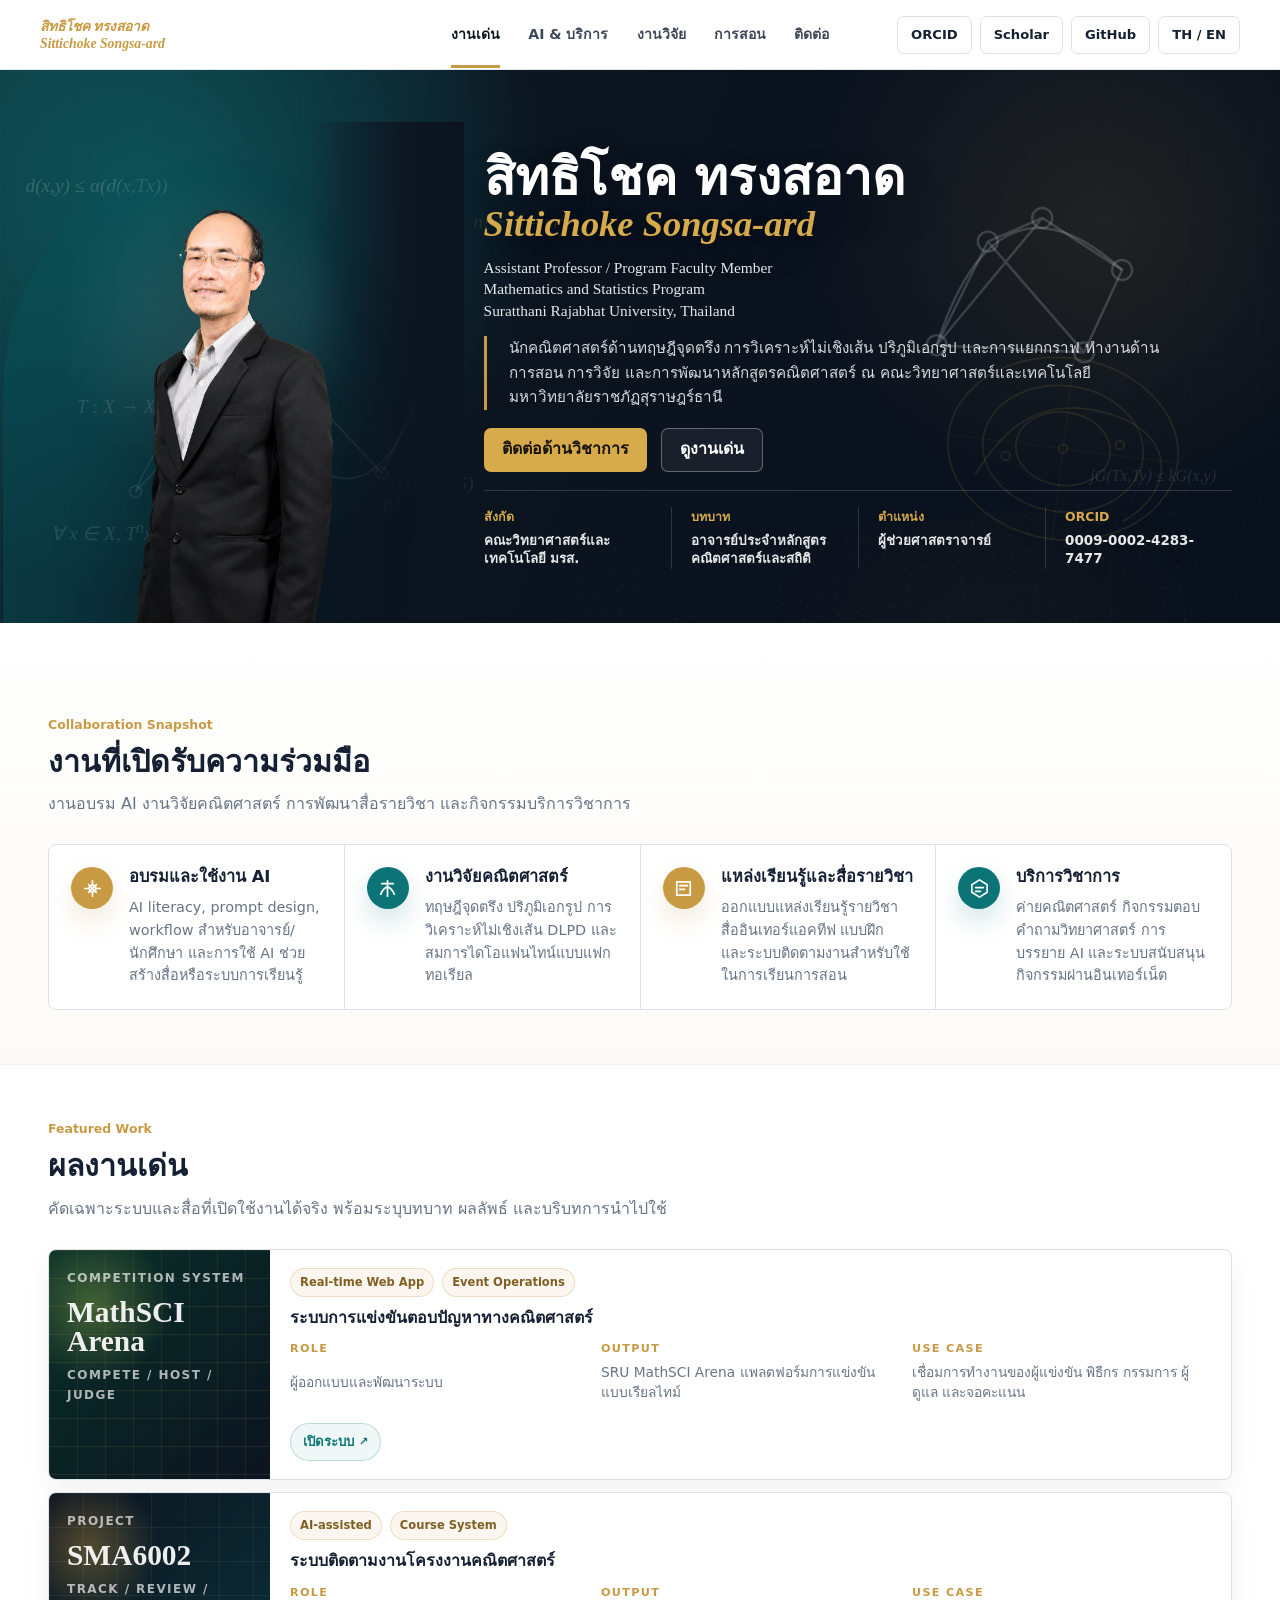
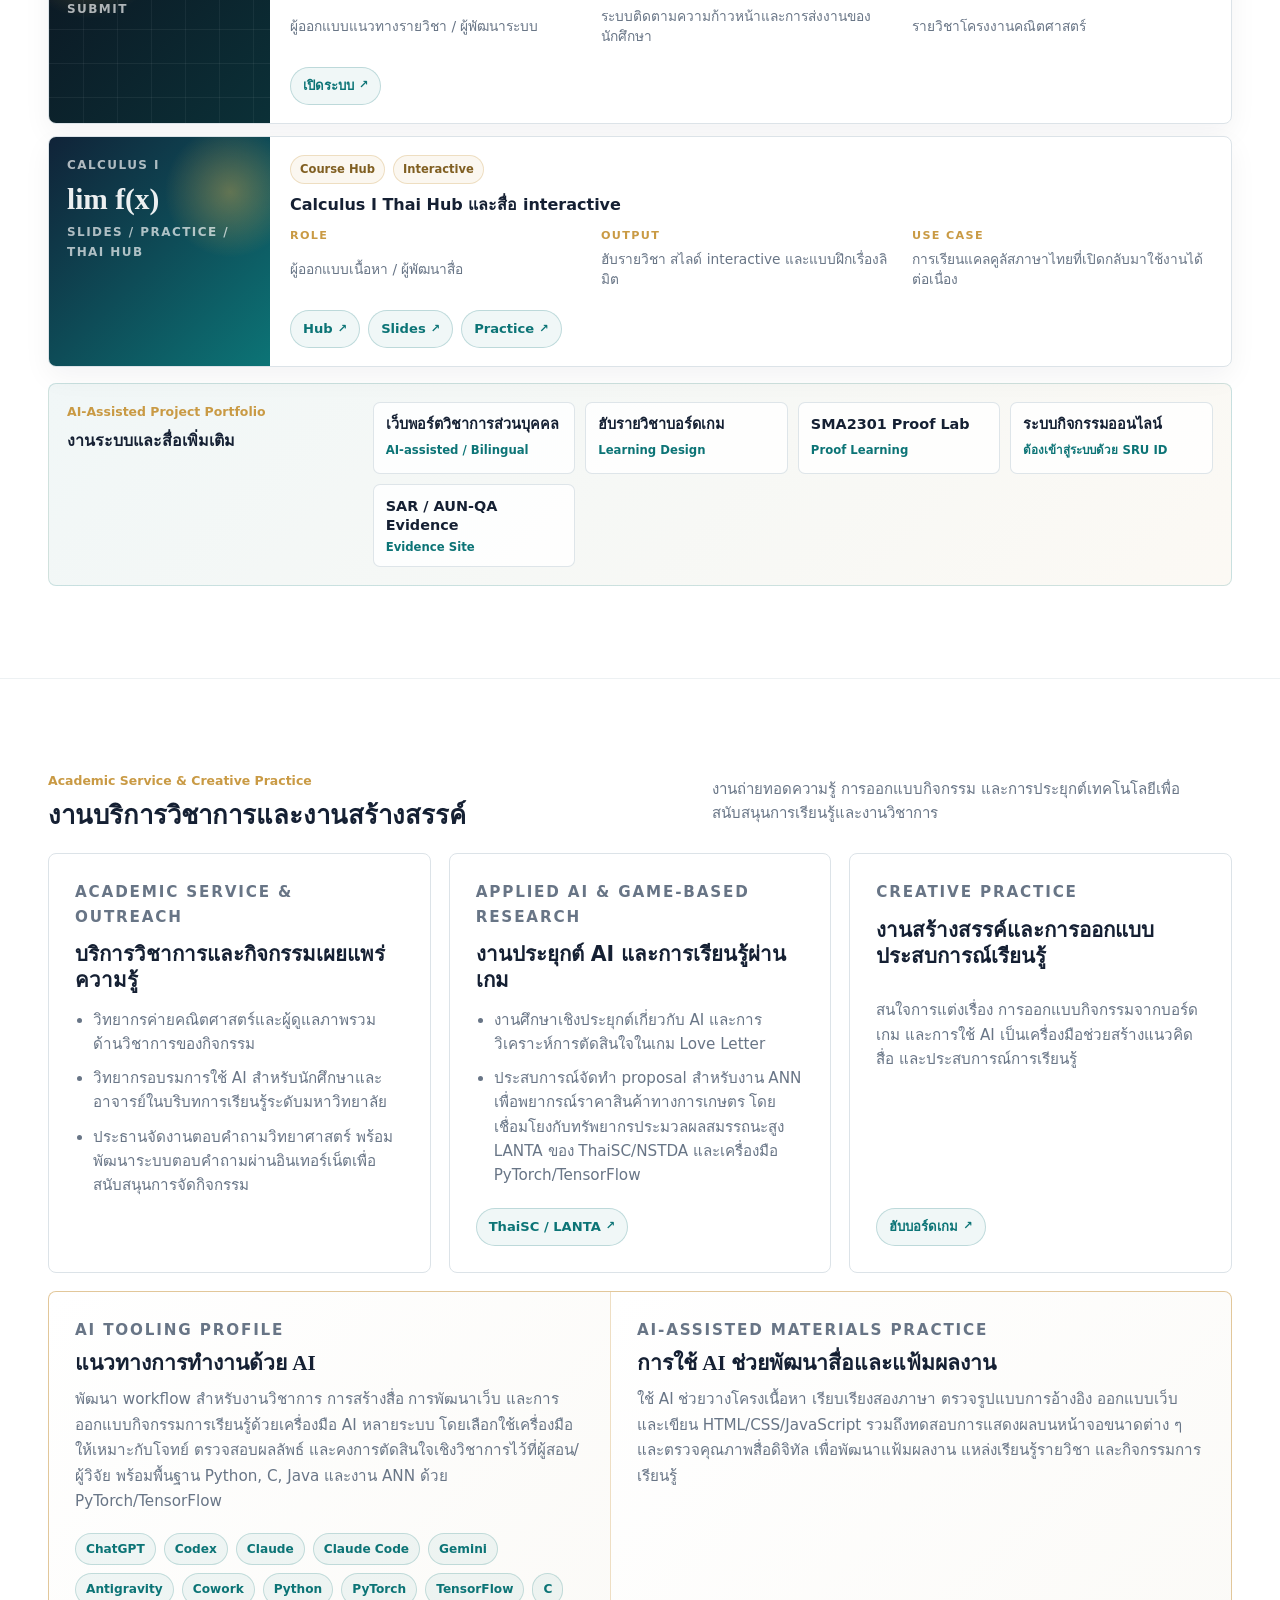
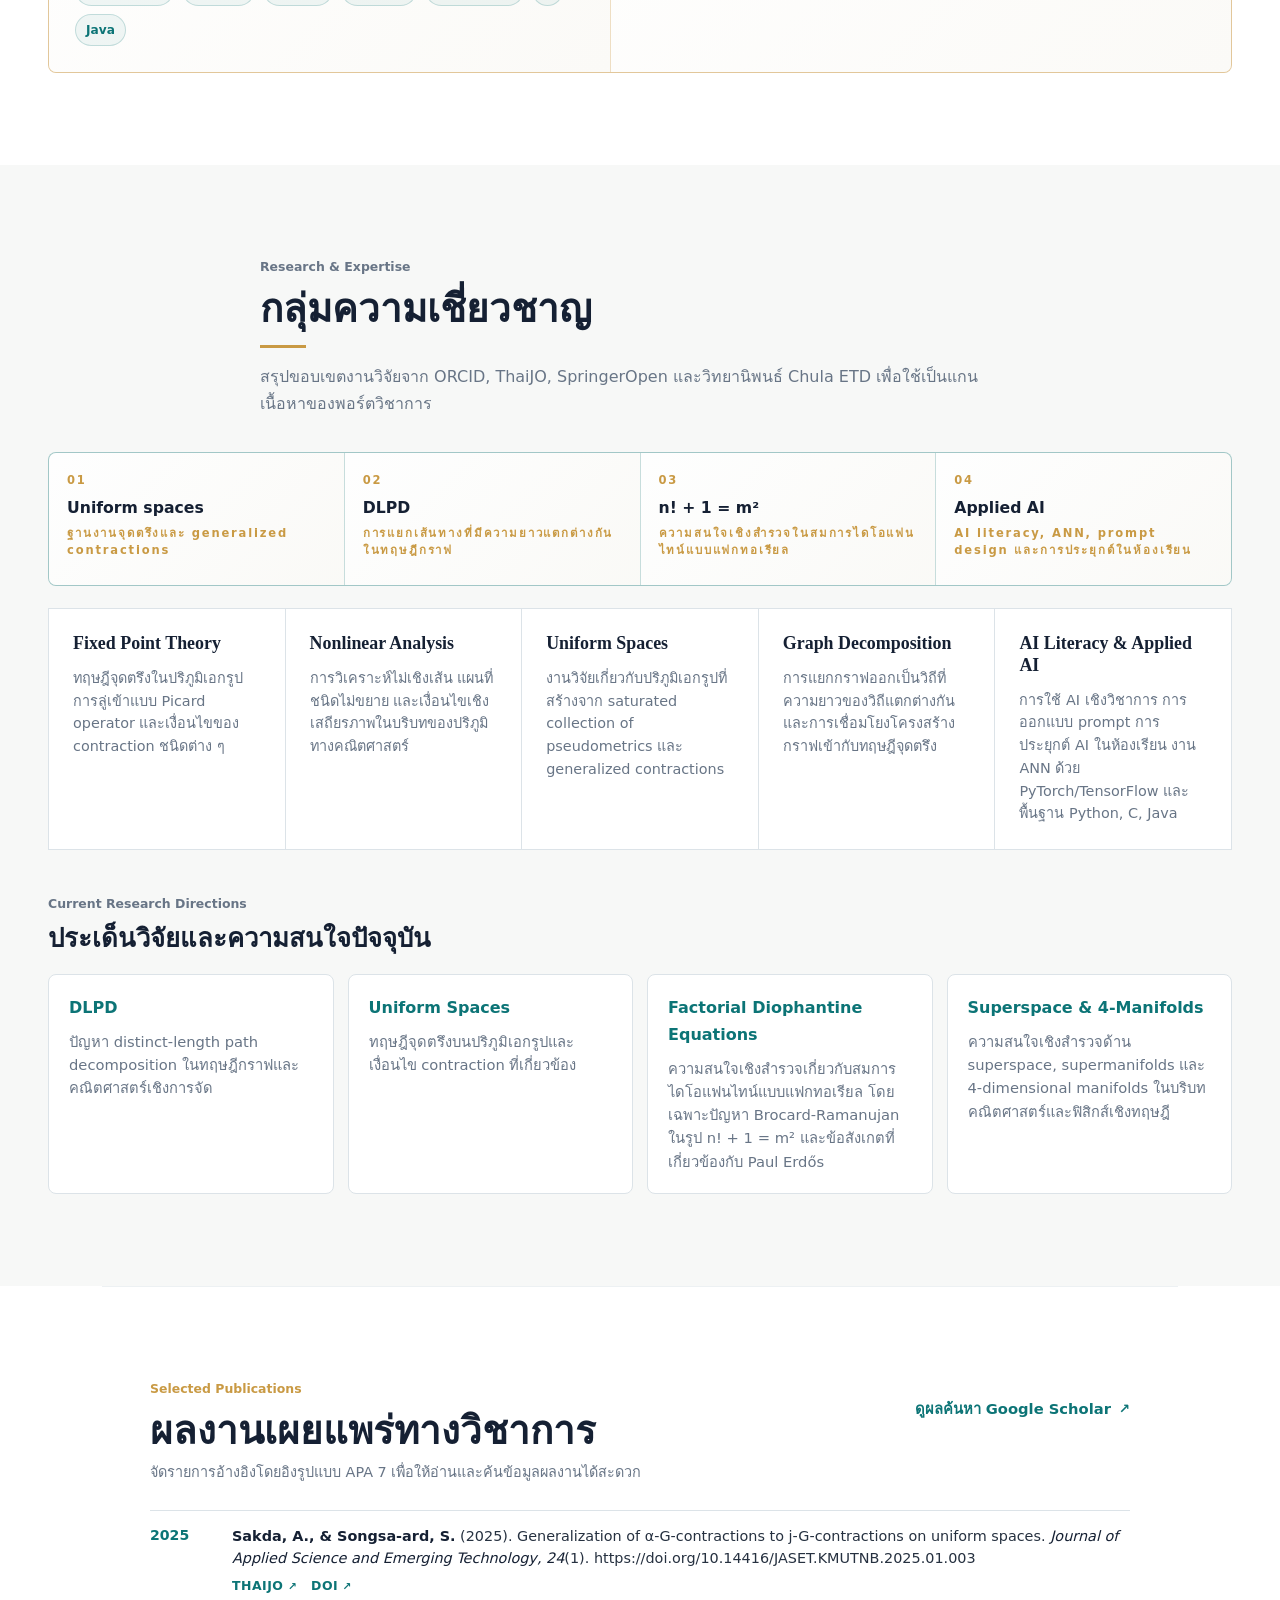
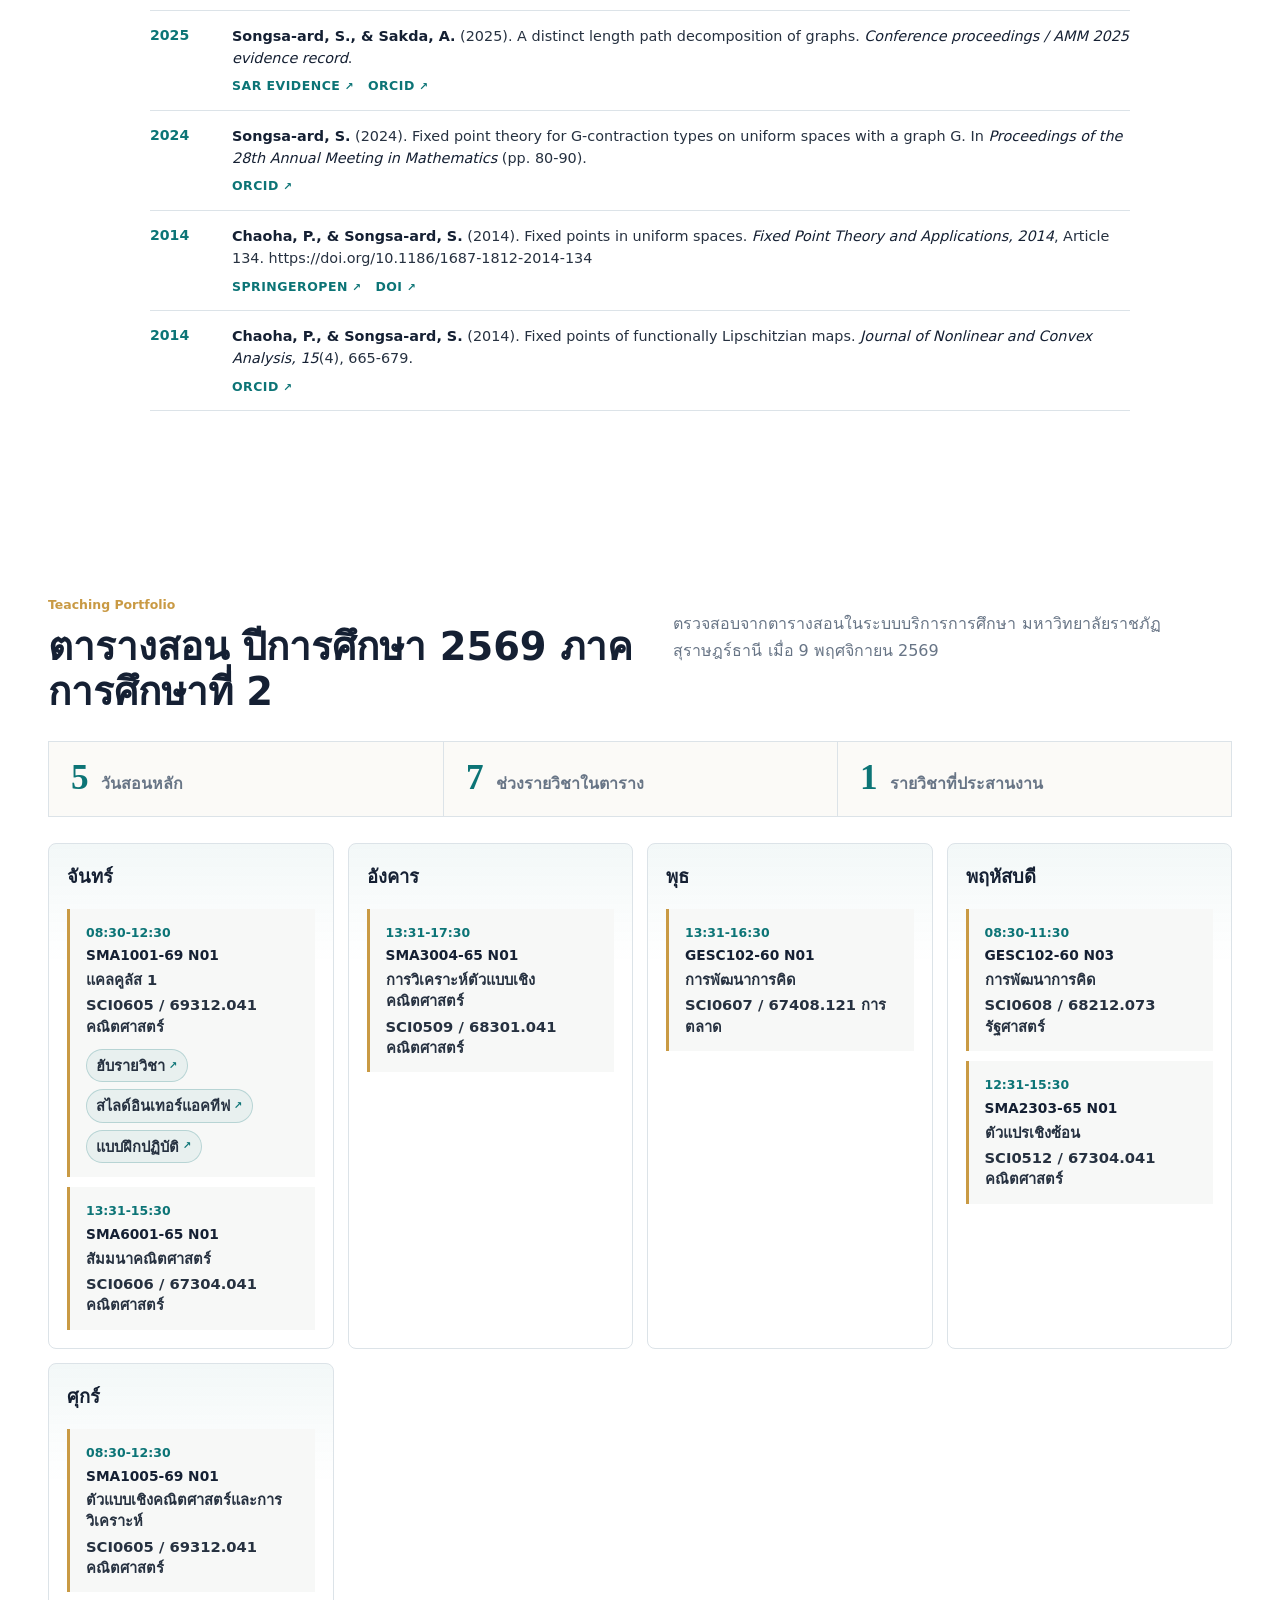
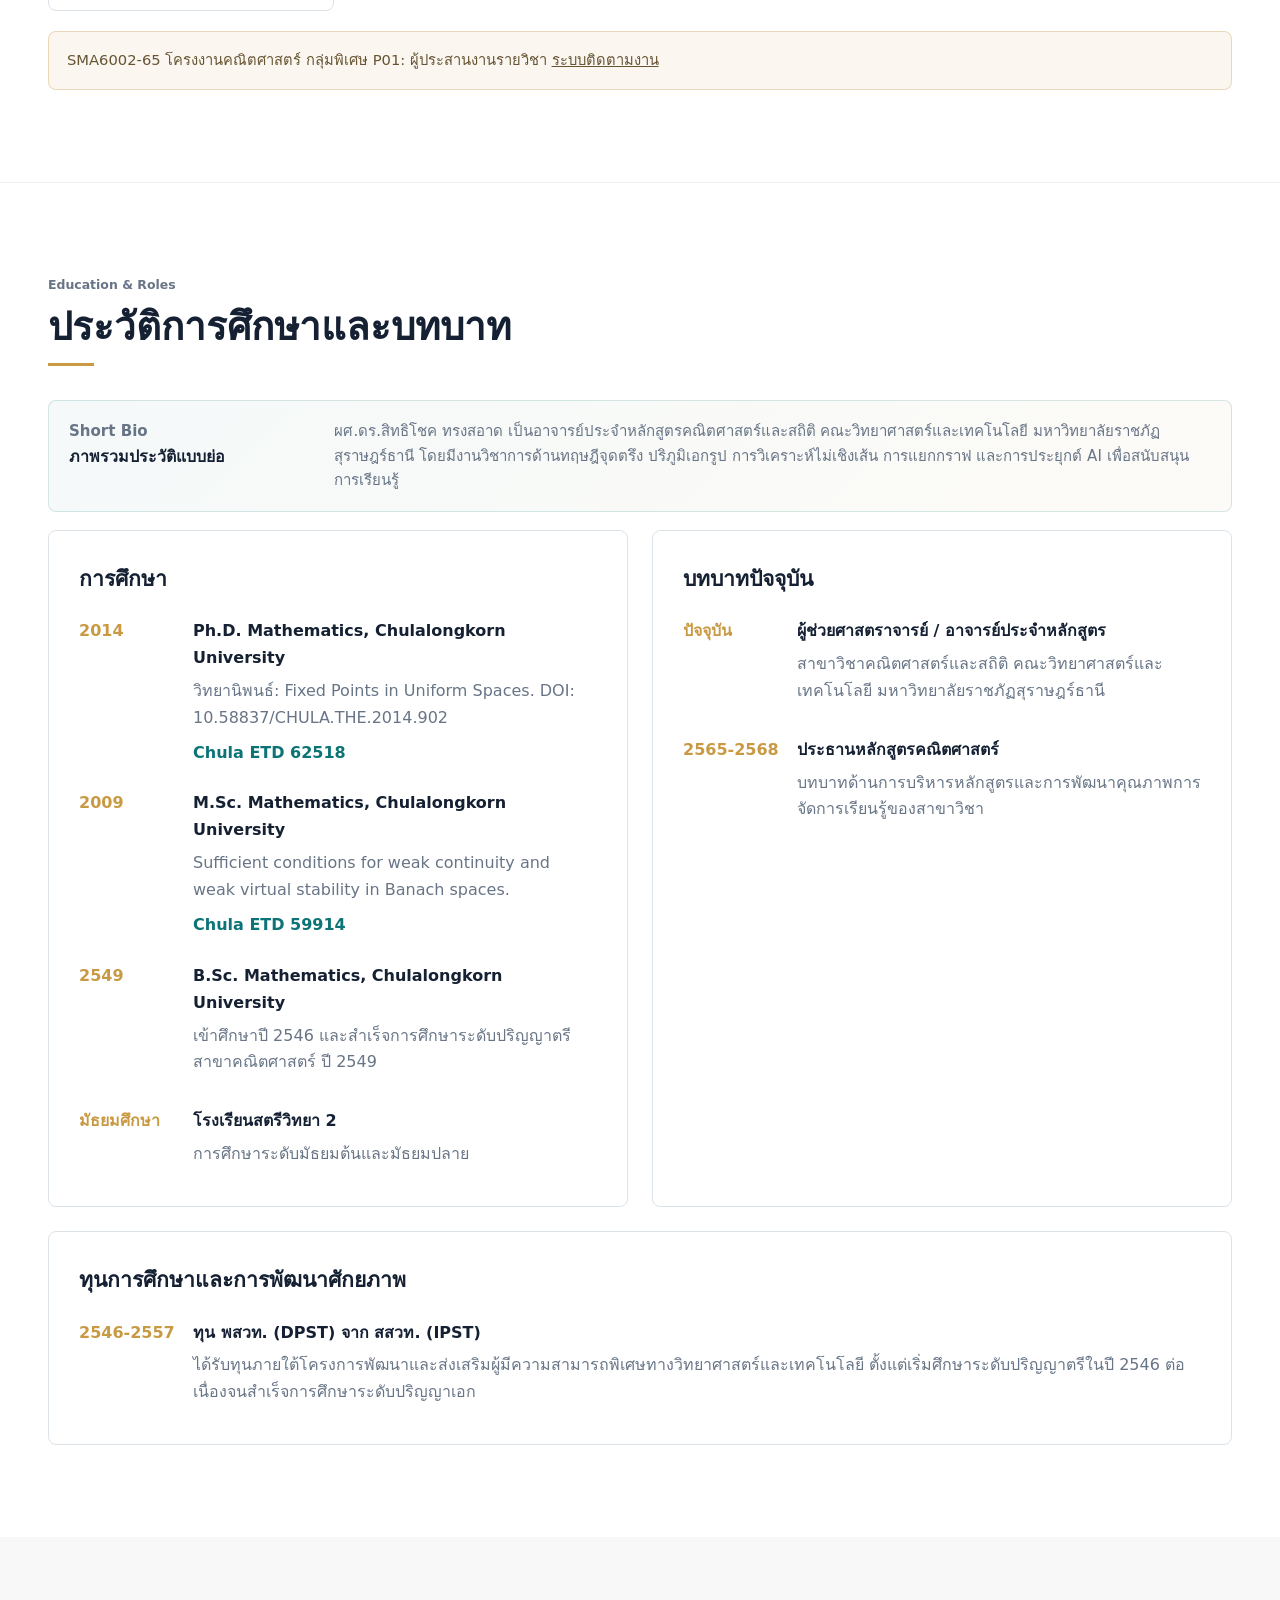
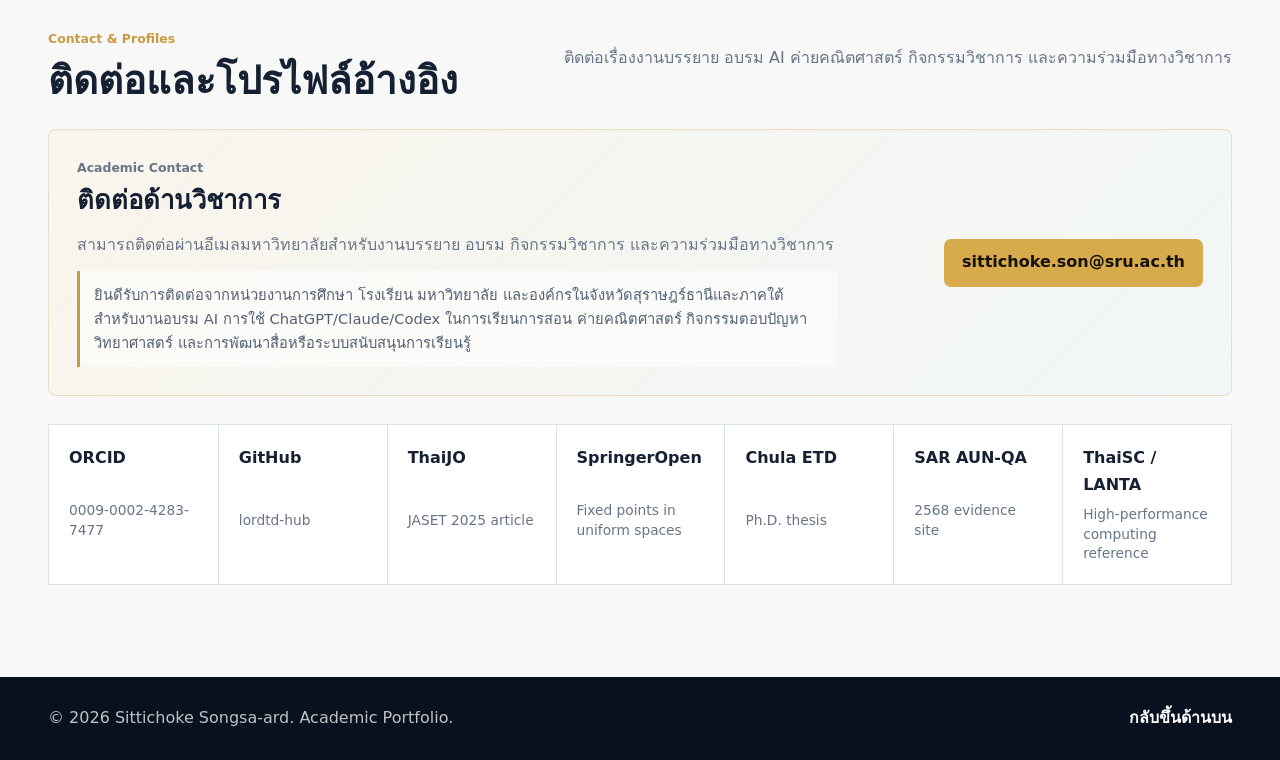
<file: index.html>
<!doctype html>
<html lang="th">
  <head>
    <meta charset="utf-8" />
    <meta name="viewport" content="width=device-width, initial-scale=1" />
    <title>ผศ.ดร.สิทธิโชค ทรงสอาด | คณิตศาสตร์ มหาวิทยาลัยราชภัฏสุราษฎร์ธานี</title>
    <meta
      name="description"
      content="Academic Portfolio ของ ผศ.ดร.สิทธิโชค ทรงสอาด / Sittichoke Songsa-ard รวมงานวิจัย การสอน งานบริการวิชาการ อบรม AI ค่ายคณิตศาสตร์ และระบบสื่อการเรียนรู้ในสุราษฎร์ธานีและภาคใต้"
    />
    <meta
      name="keywords"
      content="สิทธิโชค ทรงสอาด, Sittichoke Songsa-ard, สุราษฎร์ธานี, Surat Thani, อบรม AI สุราษฎร์ธานี, วิทยากร AI, ค่ายคณิตศาสตร์, mathematics camp, academic workshop, fixed point theory, graph theory, SRU"
    />
    <meta name="author" content="Sittichoke Songsa-ard" />
    <meta name="robots" content="index, follow, max-image-preview:large" />
    <meta name="google-site-verification" content="NP37sMXrxyuh19F78fR00g0UynMicd6JEWAxQqf6FlY" />
    <link rel="canonical" href="https://sittichoke-son.sru.ac.th/" />
    <link rel="sitemap" type="application/xml" href="https://sittichoke-son.sru.ac.th/sitemap-pages.xml" />
    <meta property="og:type" content="profile" />
    <meta property="og:locale" content="th_TH" />
    <meta property="og:site_name" content="Sittichoke Songsa-ard Academic Portfolio" />
    <meta property="og:title" content="ผศ.ดร.สิทธิโชค ทรงสอาด | คณิตศาสตร์ มหาวิทยาลัยราชภัฏสุราษฎร์ธานี" />
    <meta
      property="og:description"
      content="ผลงานวิจัย การสอน งานบริการวิชาการ อบรม AI ค่ายคณิตศาสตร์ และระบบสื่อการเรียนรู้ในสุราษฎร์ธานีและภาคใต้"
    />
    <meta property="og:url" content="https://sittichoke-son.sru.ac.th/" />
    <meta property="og:image" content="https://sittichoke-son.sru.ac.th/assets/sittichoke-songsa-ard-ai-hero-final.png" />
    <meta name="twitter:card" content="summary_large_image" />
    <meta name="twitter:title" content="ผศ.ดร.สิทธิโชค ทรงสอาด | คณิตศาสตร์ มหาวิทยาลัยราชภัฏสุราษฎร์ธานี" />
    <meta
      name="twitter:description"
      content="Academic portfolio for research, teaching, AI workshops, mathematics camps, and academic collaboration in Surat Thani and Southern Thailand."
    />
    <meta name="twitter:image" content="https://sittichoke-son.sru.ac.th/assets/sittichoke-songsa-ard-ai-hero-final.png" />
    <script type="application/ld+json">
      {
        "@context": "https://schema.org",
        "@graph": [
          {
            "@type": "WebSite",
            "@id": "https://sittichoke-son.sru.ac.th/#website",
            "url": "https://sittichoke-son.sru.ac.th/",
            "name": "Sittichoke Songsa-ard Academic Portfolio",
            "inLanguage": ["th", "en"],
            "publisher": {
              "@id": "https://sittichoke-son.sru.ac.th/#person"
            }
          },
          {
            "@type": "ProfilePage",
            "@id": "https://sittichoke-son.sru.ac.th/#profile-page",
            "url": "https://sittichoke-son.sru.ac.th/",
            "name": "ผศ.ดร.สิทธิโชค ทรงสอาด | คณิตศาสตร์ มหาวิทยาลัยราชภัฏสุราษฎร์ธานี",
            "inLanguage": ["th", "en"],
            "mainEntity": {
              "@id": "https://sittichoke-son.sru.ac.th/#person"
            }
          },
          {
            "@type": "Person",
            "@id": "https://sittichoke-son.sru.ac.th/#person",
            "name": "Sittichoke Songsa-ard",
            "alternateName": ["สิทธิโชค ทรงสอาด", "Sittichoke Songsaard"],
            "honorificPrefix": "Asst. Prof. Dr.",
            "jobTitle": "Assistant Professor",
            "email": "mailto:sittichoke.son@sru.ac.th",
            "image": "https://sittichoke-son.sru.ac.th/assets/sittichoke-songsa-ard-ai-hero-final.png",
            "url": "https://sittichoke-son.sru.ac.th/",
            "sameAs": [
              "https://orcid.org/0009-0002-4283-7477",
              "https://github.com/lordtd-hub/",
              "https://scholar.google.com/scholar?q=Sittichoke+Songsa-ard"
            ],
            "worksFor": {
              "@type": "CollegeOrUniversity",
              "name": "Suratthani Rajabhat University",
              "url": "https://www.sru.ac.th/",
              "address": {
                "@type": "PostalAddress",
                "addressLocality": "Surat Thani",
                "addressCountry": "TH"
              }
            },
            "affiliation": {
              "@type": "Organization",
              "name": "Mathematics and Statistics Program, Faculty of Science and Technology, Suratthani Rajabhat University"
            },
            "address": {
              "@type": "PostalAddress",
              "addressLocality": "Surat Thani",
              "addressRegion": "Surat Thani",
              "addressCountry": "TH"
            },
            "areaServed": [
              {
                "@type": "AdministrativeArea",
                "name": "Surat Thani"
              },
              {
                "@type": "AdministrativeArea",
                "name": "Southern Thailand"
              }
            ],
            "knowsAbout": [
              "Fixed point theory",
              "Uniform spaces",
              "Graph theory",
              "Distinct length path decomposition",
              "Artificial intelligence workshops",
              "Prompt engineering",
              "Mathematics education",
              "Board-game-based learning"
            ],
            "makesOffer": [
              {
                "@type": "Offer",
                "itemOffered": {
                  "@id": "https://sittichoke-son.sru.ac.th/#ai-workshop-service"
                }
              },
              {
                "@type": "Offer",
                "itemOffered": {
                  "@id": "https://sittichoke-son.sru.ac.th/#math-outreach-service"
                }
              },
              {
                "@type": "Offer",
                "itemOffered": {
                  "@id": "https://sittichoke-son.sru.ac.th/#learning-system-service"
                }
              }
            ]
          },
          {
            "@type": "Service",
            "@id": "https://sittichoke-son.sru.ac.th/#ai-workshop-service",
            "name": "AI workshops and prompt-design training",
            "serviceType": "AI training and academic workshop",
            "provider": {
              "@id": "https://sittichoke-son.sru.ac.th/#person"
            },
            "areaServed": ["Surat Thani", "Southern Thailand", "Thailand"],
            "availableChannel": {
              "@type": "ServiceChannel",
              "serviceUrl": "https://sittichoke-son.sru.ac.th/#sources",
              "availableLanguage": ["th", "en"]
            }
          },
          {
            "@type": "Service",
            "@id": "https://sittichoke-son.sru.ac.th/#math-outreach-service",
            "name": "Mathematics camps, academic talks, and science quiz activities",
            "serviceType": "Mathematics outreach and academic service",
            "provider": {
              "@id": "https://sittichoke-son.sru.ac.th/#person"
            },
            "areaServed": ["Surat Thani", "Southern Thailand", "Thailand"]
          },
          {
            "@type": "Service",
            "@id": "https://sittichoke-son.sru.ac.th/#learning-system-service",
            "name": "AI-assisted learning materials and course-support systems",
            "serviceType": "Educational technology and learning-material development",
            "provider": {
              "@id": "https://sittichoke-son.sru.ac.th/#person"
            },
            "areaServed": ["Surat Thani", "Southern Thailand", "Thailand"]
          },
          {
            "@type": "SoftwareApplication",
            "@id": "https://math-competition-web.onrender.com/#application",
            "name": "SRU MathSCI Arena",
            "alternateName": "Mathematics Competition Web System",
            "url": "https://math-competition-web.onrender.com/",
            "applicationCategory": "EducationalApplication",
            "operatingSystem": "Web",
            "inLanguage": "th",
            "description": "A real-time web platform supporting mathematics quiz competitions across participant, host, judge, administrator, and scoreboard workflows.",
            "author": {
              "@id": "https://sittichoke-son.sru.ac.th/#person"
            }
          }
        ]
      }
    </script>
    <link rel="stylesheet" href="styles.css" />
    <link rel="icon" type="image/svg+xml" href="assets/favicon.svg" />
  </head>
  <body data-lang="th">
    <header class="site-header" data-elevate>
      <a class="brand" href="#top" aria-label="กลับไปด้านบน">
        <strong><span data-th>สิทธิโชค ทรงสอาด</span><span data-en>Sittichoke Songsa-ard</span></strong>
        <span><span data-th>Sittichoke Songsa-ard</span><span data-en>Academic Portfolio</span></span>
      </a>

      <nav class="main-nav" aria-label="เมนูหลัก">
        <a href="#featured"><span data-th>งานเด่น</span><span data-en>Featured</span></a>
        <a href="#service"><span data-th>AI &amp; บริการ</span><span data-en>AI &amp; Service</span></a>
        <a href="#research"><span data-th>งานวิจัย</span><span data-en>Research</span></a>
        <a href="#teaching"><span data-th>การสอน</span><span data-en>Teaching</span></a>
        <a href="#sources"><span data-th>ติดต่อ</span><span data-en>Contact</span></a>
      </nav>

      <div class="header-actions" aria-label="ลิงก์ภายนอก">
        <a href="https://orcid.org/0009-0002-4283-7477" target="_blank" rel="noreferrer">ORCID</a>
        <a href="https://scholar.google.com/scholar?q=Sittichoke+Songsa-ard" target="_blank" rel="noreferrer">Scholar</a>
        <a href="https://github.com/lordtd-hub/" target="_blank" rel="noreferrer">GitHub</a>
        <button class="language-toggle" type="button" data-lang-toggle aria-label="สลับภาษาเป็นอังกฤษ">
          TH / EN
        </button>
      </div>
    </header>

    <main id="top">
      <section class="hero" aria-label="แนะนำตัว">
        <div class="hero-art" aria-hidden="true">
          <span class="formula formula-a">d(x,y) &le; &alpha;(d(x,Tx))</span>
          <span class="formula formula-b">T : X &rarr; X</span>
          <span class="formula formula-c">&forall; x &in; X, T<sup>n</sup>x &rarr; p</span>
          <span class="formula formula-d">n! + 1 = m<sup>2</sup></span>
          <span class="formula formula-e">jG(Tx,Ty) &le; kG(x,y)</span>
          <span class="formula formula-f">DLPD(G)</span>
          <svg class="graph-mark" viewBox="0 0 240 220" role="img" aria-hidden="true">
            <path d="M43 152 C85 52 138 42 196 105" />
            <circle cx="43" cy="152" r="8" />
            <circle cx="91" cy="73" r="8" />
            <circle cx="136" cy="58" r="8" />
            <circle cx="196" cy="105" r="8" />
            <circle cx="160" cy="168" r="8" />
            <path d="M43 152 L91 73 L136 58 L196 105 L160 168 L43 152 M91 73 L160 168 M136 58 L43 152" />
          </svg>
          <svg class="metric-mark" viewBox="0 0 320 260" role="img" aria-hidden="true">
            <path class="axis" d="M26 130h268M160 26v208" />
            <ellipse cx="160" cy="130" rx="54" ry="42" />
            <ellipse cx="160" cy="130" rx="92" ry="72" />
            <ellipse cx="160" cy="130" rx="132" ry="104" />
            <path d="M64 172 C98 94 148 70 218 86 S291 166 238 204" />
            <circle cx="96" cy="146" r="5" />
            <circle cx="160" cy="130" r="5" />
            <circle cx="224" cy="118" r="5" />
          </svg>
          <svg class="dlpd-mark" viewBox="0 0 360 180" role="img" aria-hidden="true">
            <path d="M32 134 C76 38 142 33 190 92 S286 151 330 48" />
            <path d="M32 134 L96 72 L154 92 L222 52 L286 128 L330 48" />
            <circle cx="32" cy="134" r="6" />
            <circle cx="96" cy="72" r="6" />
            <circle cx="154" cy="92" r="6" />
            <circle cx="222" cy="52" r="6" />
            <circle cx="286" cy="128" r="6" />
            <circle cx="330" cy="48" r="6" />
            <text x="70" y="40">p1</text>
            <text x="172" y="34">p2</text>
            <text x="286" y="164">p3</text>
          </svg>
        </div>

        <div class="hero-inner">
          <figure class="portrait-frame">
            <img
              src="assets/sittichoke-songsa-ard-ai-hero-final.png"
              alt="ผศ.ดร.สิทธิโชค ทรงสอาด — Sittichoke Songsa-ard อาจารย์คณิตศาสตร์ มหาวิทยาลัยราชภัฏสุราษฎร์ธานี"
              width="717" height="1437" fetchpriority="high" decoding="async"
            />
          </figure>

          <div class="hero-copy">
            <h1>
              <span data-th>สิทธิโชค ทรงสอาด</span>
              <span data-en>Sittichoke Songsa-ard</span>
            </h1>
            <p class="english-name"><span data-th>Sittichoke Songsa-ard</span><span data-en>Academic Portfolio</span></p>

            <div class="role-lines">
              <p>Assistant Professor / Program Faculty Member</p>
              <p>Mathematics and Statistics Program</p>
              <p>Suratthani Rajabhat University, Thailand</p>
            </div>

            <p class="hero-lead" data-th>
              นักคณิตศาสตร์ด้านทฤษฎีจุดตรึง การวิเคราะห์ไม่เชิงเส้น ปริภูมิเอกรูป และการแยกกราฟ
              ทำงานด้านการสอน การวิจัย และการพัฒนาหลักสูตรคณิตศาสตร์ ณ คณะวิทยาศาสตร์และเทคโนโลยี
              มหาวิทยาลัยราชภัฏสุราษฎร์ธานี
            </p>
            <p class="hero-lead" data-en>
              A mathematician working in fixed point theory, nonlinear analysis, uniform spaces,
              and graph decomposition. His academic work spans research, teaching, and curriculum work
              at the Faculty of Science and Technology, Suratthani Rajabhat University.
            </p>

            <div class="hero-actions">
              <a class="button button-primary" href="#sources">
                <span data-th>ติดต่อด้านวิชาการ</span><span data-en>Academic Contact</span>
              </a>
              <a class="button button-secondary" href="#featured">
                <span data-th>ดูงานเด่น</span><span data-en>View Featured Work</span>
              </a>
            </div>

            <dl class="quick-facts">
              <div>
                <dt><span data-th>สังกัด</span><span data-en>Affiliation</span></dt>
                <dd><span data-th>คณะวิทยาศาสตร์และเทคโนโลยี มรส.</span><span data-en>Faculty of Science and Technology, SRU</span></dd>
              </div>
              <div>
                <dt><span data-th>บทบาท</span><span data-en>Role</span></dt>
                <dd><span data-th>อาจารย์ประจำหลักสูตรคณิตศาสตร์และสถิติ</span><span data-en>Program Faculty Member, Mathematics and Statistics</span></dd>
              </div>
              <div>
                <dt><span data-th>ตำแหน่ง</span><span data-en>Position</span></dt>
                <dd><span data-th>ผู้ช่วยศาสตราจารย์</span><span data-en>Assistant Professor</span></dd>
              </div>
              <div>
                <dt>ORCID</dt>
                <dd>0009-0002-4283-7477</dd>
              </div>
            </dl>
          </div>
        </div>
      </section>

      <section class="section collaboration-section" id="featured" aria-label="Collaboration snapshot">
        <div class="section-heading-row">
          <div>
            <p class="section-kicker">Collaboration Snapshot</p>
            <h2><span data-th>งานที่เปิดรับความร่วมมือ</span><span data-en>Ways to Work Together</span></h2>
          </div>
          <p class="section-note">
            <span data-th>งานอบรม AI งานวิจัยคณิตศาสตร์ การพัฒนาสื่อรายวิชา และกิจกรรมบริการวิชาการ</span>
            <span data-en>At-a-glance summary of work areas: AI training, mathematical research, course-material development, and academic outreach.</span>
          </p>
        </div>

        <div class="collaboration-grid">
          <article>
            <span class="feature-icon gold" aria-hidden="true">
              <svg viewBox="0 0 24 24"><path d="M12 4v4m0 8v4M4 12h4m8 0h4"/><path d="M8 8l8 8M16 8l-8 8"/><circle cx="12" cy="12" r="3.5"/></svg>
            </span>
            <div>
              <h3><span data-th>อบรมและใช้งาน AI</span><span data-en>AI Workshops</span></h3>
              <p><span data-th>AI literacy, prompt design, workflow สำหรับอาจารย์/นักศึกษา และการใช้ AI ช่วยสร้างสื่อหรือระบบการเรียนรู้</span><span data-en>AI literacy, prompt design, academic workflows, and AI-assisted learning-material development.</span></p>
            </div>
          </article>
          <article>
            <span class="feature-icon" aria-hidden="true">
              <svg viewBox="0 0 24 24"><path d="M5 18c4-10 10-10 14 0"/><path d="M6 7h12M12 4v16"/></svg>
            </span>
            <div>
              <h3><span data-th>งานวิจัยคณิตศาสตร์</span><span data-en>Mathematical Research</span></h3>
              <p><span data-th>ทฤษฎีจุดตรึง ปริภูมิเอกรูป การวิเคราะห์ไม่เชิงเส้น DLPD และสมการไดโอแฟนไทน์แบบแฟกทอเรียล</span><span data-en>Fixed point theory, uniform spaces, nonlinear analysis, DLPD, and factorial Diophantine equations.</span></p>
            </div>
          </article>
          <article>
            <span class="feature-icon gold" aria-hidden="true">
              <svg viewBox="0 0 24 24"><path d="M5 5h14v14H5z"/><path d="M8 9h8M8 13h5"/></svg>
            </span>
            <div>
              <h3><span data-th>แหล่งเรียนรู้และสื่อรายวิชา</span><span data-en>Course Hubs</span></h3>
              <p><span data-th>ออกแบบแหล่งเรียนรู้รายวิชา สื่ออินเทอร์แอคทีฟ แบบฝึก และระบบติดตามงานสำหรับใช้ในการเรียนการสอน</span><span data-en>Course hubs, interactive activities, practice materials, and learning-support systems connected to active teaching.</span></p>
            </div>
          </article>
          <article>
            <span class="feature-icon" aria-hidden="true">
              <svg viewBox="0 0 24 24"><path d="M12 3 4 8v8l8 5 8-5V8l-8-5Z"/><path d="M8 11h8M8 15h5"/></svg>
            </span>
            <div>
              <h3><span data-th>บริการวิชาการ</span><span data-en>Academic Service</span></h3>
              <p><span data-th>ค่ายคณิตศาสตร์ กิจกรรมตอบคำถามวิทยาศาสตร์ การบรรยาย AI และระบบสนับสนุนกิจกรรมผ่านอินเทอร์เน็ต</span><span data-en>Mathematics camps, science quiz activities, AI talks, and internet-based activity systems.</span></p>
            </div>
          </article>
        </div>
      </section>

      <section class="section featured-work-section" aria-label="Featured work">
        <div class="section-heading-row">
          <div>
            <p class="section-kicker">Featured Work</p>
            <h2><span data-th>ผลงานเด่น</span><span data-en>Featured Projects and Learning Materials</span></h2>
          </div>
          <p class="section-note">
            <span data-th>คัดเฉพาะระบบและสื่อที่เปิดใช้งานได้จริง พร้อมระบุบทบาท ผลลัพธ์ และบริบทการนำไปใช้</span>
            <span data-en>Curated systems and learning materials with working links, clearly identified roles, outputs, and use cases.</span>
          </p>
        </div>

        <div class="featured-work-grid">
          <article class="featured-card competition-card">
            <div class="project-visual" aria-hidden="true">
              <span>Competition System</span>
              <strong>MathSCI Arena</strong>
              <small>compete / host / judge</small>
            </div>
            <div class="project-copy">
              <div class="tag-row">
                <span>Real-time Web App</span>
                <span>Event Operations</span>
              </div>
              <h3><span data-th>ระบบการแข่งขันตอบปัญหาทางคณิตศาสตร์</span><span data-en>Mathematics Competition Web System</span></h3>
              <dl class="project-facts">
                <div><dt>Role</dt><dd><span data-th>ผู้ออกแบบและพัฒนาระบบ</span><span data-en>System designer and developer</span></dd></div>
                <div><dt>Output</dt><dd><span data-th>SRU MathSCI Arena แพลตฟอร์มการแข่งขันแบบเรียลไทม์</span><span data-en>SRU MathSCI Arena, a real-time competition platform</span></dd></div>
                <div><dt>Use case</dt><dd><span data-th>เชื่อมการทำงานของผู้แข่งขัน พิธีกร กรรมการ ผู้ดูแล และจอคะแนน</span><span data-en>Connects participant, host, judge, administrator, and scoreboard workflows</span></dd></div>
              </dl>
              <div class="service-actions"><a href="https://sittichoke-son.sru.ac.th/sites/math-arena/" target="_blank" rel="noreferrer"><span data-th>เปิดระบบ</span><span data-en>Open System</span></a></div>
            </div>
          </article>

          <article class="featured-card system-card">
            <div class="project-visual" aria-hidden="true">
              <span>Project</span>
              <strong>SMA6002</strong>
              <small>track / review / submit</small>
            </div>
            <div class="project-copy">
              <div class="tag-row">
                <span>AI-assisted</span>
                <span>Course System</span>
              </div>
              <h3><span data-th>ระบบติดตามงานโครงงานคณิตศาสตร์</span><span data-en>Mathematics Project Tracking System</span></h3>
              <dl class="project-facts">
                <div><dt>Role</dt><dd><span data-th>ผู้ออกแบบแนวทางรายวิชา / ผู้พัฒนาระบบ</span><span data-en>Course workflow designer / system developer</span></dd></div>
                <div><dt>Output</dt><dd><span data-th>ระบบติดตามความก้าวหน้าและการส่งงานของนักศึกษา</span><span data-en>Progress tracking and submission-support system</span></dd></div>
                <div><dt>Use case</dt><dd><span data-th>รายวิชาโครงงานคณิตศาสตร์</span><span data-en>Mathematics Project course management</span></dd></div>
              </dl>
              <div class="service-actions"><a href="https://sittichoke-son.sru.ac.th/sites/math-projects/" target="_blank" rel="noreferrer"><span data-th>เปิดระบบ</span><span data-en>Open System</span></a></div>
            </div>
          </article>

          <article class="featured-card calculus-card">
            <div class="project-visual" aria-hidden="true">
              <span>Calculus I</span>
              <strong>lim f(x)</strong>
              <small>slides / practice / Thai hub</small>
            </div>
            <div class="project-copy">
              <div class="tag-row">
                <span>Course Hub</span>
                <span>Interactive</span>
              </div>
              <h3><span data-th>Calculus I Thai Hub และสื่อ interactive</span><span data-en>Calculus I Thai Hub and Interactive Materials</span></h3>
              <dl class="project-facts">
                <div><dt>Role</dt><dd><span data-th>ผู้ออกแบบเนื้อหา / ผู้พัฒนาสื่อ</span><span data-en>Content designer / material developer</span></dd></div>
                <div><dt>Output</dt><dd><span data-th>ฮับรายวิชา สไลด์ interactive และแบบฝึกเรื่องลิมิต</span><span data-en>Course hub, interactive slides, and limit-practice activities</span></dd></div>
                <div><dt>Use case</dt><dd><span data-th>การเรียนแคลคูลัสภาษาไทยที่เปิดกลับมาใช้งานได้ต่อเนื่อง</span><span data-en>Reusable Thai-language Calculus I learning materials</span></dd></div>
              </dl>
              <div class="service-actions">
                <a href="https://sittichoke-son.sru.ac.th/sites/calculus/" target="_blank" rel="noreferrer">Hub</a>
                <a href="https://lordtd-hub.github.io/calculus1-thai/content/limits/interactive/week-02-03-limit-continuity-sbra-slides.html" target="_blank" rel="noreferrer">Slides</a>
                <a href="https://lordtd-hub.github.io/calculus1-thai/content/limits/sbra/week-02-03-limit-continuity-sbra-practice.html" target="_blank" rel="noreferrer">Practice</a>
              </div>
            </div>
          </article>

        </div>

        <div class="compact-project-panel">
          <div>
            <p class="section-kicker">AI-Assisted Project Portfolio</p>
            <h3><span data-th>งานระบบและสื่อเพิ่มเติม</span><span data-en>Additional Systems and Materials</span></h3>
          </div>
          <div class="compact-project-list">
            <a href="#top"><strong><span data-th>เว็บพอร์ตวิชาการส่วนบุคคล</span><span data-en>Personal Academic Portfolio</span></strong><small>AI-assisted / Bilingual</small></a>
            <a href="https://sittichoke-son.sru.ac.th/sites/board-games/" target="_blank" rel="noreferrer"><strong><span data-th>ฮับรายวิชาบอร์ดเกม</span><span data-en>Board Game Course Hub</span></strong><small>Learning Design</small></a>
            <a href="https://sittichoke-son.sru.ac.th/sites/proof-lab/" target="_blank" rel="noreferrer"><strong>SMA2301 Proof Lab</strong><small>Proof Learning</small></a>
            <a href="https://sittichoke-son.sru.ac.th/sites/activities/" target="_blank" rel="noreferrer"><strong><span data-th>ระบบกิจกรรมออนไลน์</span><span data-en>Activity Response System</span></strong><small><span data-th>ต้องเข้าสู่ระบบด้วย SRU ID</span><span data-en>Requires SRU ID sign-in</span></small></a>
            <a href="https://sittichoke-son.sru.ac.th/sites/aunqa/" target="_blank" rel="noreferrer"><strong>SAR / AUN-QA Evidence</strong><small>Evidence Site</small></a>
          </div>
        </div>
      </section>

      <section class="section publication-section" aria-label="Selected publications">
        <div class="publication-panel" id="publications">
          <div class="section-heading-row">
            <div>
              <p class="section-kicker">Selected Publications</p>
              <h2><span data-th>ผลงานเผยแพร่ทางวิชาการ</span><span data-en>Selected Publications in Citation Format</span></h2>
              <p class="publication-note">
                <span data-th>จัดรายการอ้างอิงโดยอิงรูปแบบ APA 7 เพื่อให้อ่านและค้นข้อมูลผลงานได้สะดวก</span>
                <span data-en>Formatted in an APA 7-inspired style for quick scanning and academic reference.</span>
              </p>
            </div>
            <a
              class="text-link"
              href="https://scholar.google.com/scholar?q=Sittichoke+Songsa-ard"
              target="_blank"
              rel="noreferrer"
            >
              <span data-th>ดูผลค้นหา Google Scholar</span><span data-en>View Google Scholar Search</span>
            </a>
          </div>

          <div class="publication-table citation-list" role="list" aria-label="Academic publications">
            <article class="pub-row citation-item" role="listitem">
              <span class="year" role="cell">2025</span>
              <div class="citation-body">
                <p><strong>Sakda, A., &amp; Songsa-ard, S.</strong> (2025). Generalization of &alpha;-G-contractions to j-G-contractions on uniform spaces. <em>Journal of Applied Science and Emerging Technology, 24</em>(1). https://doi.org/10.14416/JASET.KMUTNB.2025.01.003</p>
                <div class="citation-links">
                  <a href="https://ph01.tci-thaijo.org/index.php/JASCI/article/view/260436" target="_blank" rel="noreferrer">ThaiJO</a>
                  <a href="https://doi.org/10.14416/JASET.KMUTNB.2025.01.003" target="_blank" rel="noreferrer">DOI</a>
                </div>
              </div>
            </article>
            <article class="pub-row citation-item" role="listitem">
              <span class="year" role="cell">2025</span>
              <div class="citation-body">
                <p><strong>Songsa-ard, S., &amp; Sakda, A.</strong> (2025). A distinct length path decomposition of graphs. <em>Conference proceedings / AMM 2025 evidence record</em>.</p>
                <div class="citation-links">
                  <a href="https://sittichoke-son.sru.ac.th/sites/aunqa/" target="_blank" rel="noreferrer">SAR Evidence</a>
                  <a href="https://orcid.org/0009-0002-4283-7477" target="_blank" rel="noreferrer">ORCID</a>
                </div>
              </div>
            </article>
            <article class="pub-row citation-item" role="listitem">
              <span class="year" role="cell">2024</span>
              <div class="citation-body">
                <p><strong>Songsa-ard, S.</strong> (2024). Fixed point theory for G-contraction types on uniform spaces with a graph G. In <em>Proceedings of the 28th Annual Meeting in Mathematics</em> (pp. 80-90).</p>
                <div class="citation-links">
                  <a href="https://orcid.org/0009-0002-4283-7477" target="_blank" rel="noreferrer">ORCID</a>
                </div>
              </div>
            </article>
            <article class="pub-row citation-item" role="listitem">
              <span class="year" role="cell">2014</span>
              <div class="citation-body">
                <p><strong>Chaoha, P., &amp; Songsa-ard, S.</strong> (2014). Fixed points in uniform spaces. <em>Fixed Point Theory and Applications, 2014</em>, Article 134. https://doi.org/10.1186/1687-1812-2014-134</p>
                <div class="citation-links">
                  <a href="https://fixedpointtheoryandalgorithms.springeropen.com/articles/10.1186/1687-1812-2014-134" target="_blank" rel="noreferrer">SpringerOpen</a>
                  <a href="https://doi.org/10.1186/1687-1812-2014-134" target="_blank" rel="noreferrer">DOI</a>
                </div>
              </div>
            </article>
            <article class="pub-row citation-item" role="listitem">
              <span class="year" role="cell">2014</span>
              <div class="citation-body">
                <p><strong>Chaoha, P., &amp; Songsa-ard, S.</strong> (2014). Fixed points of functionally Lipschitzian maps. <em>Journal of Nonlinear and Convex Analysis, 15</em>(4), 665-679.</p>
                <div class="citation-links">
                  <a href="https://orcid.org/0009-0002-4283-7477" target="_blank" rel="noreferrer">ORCID</a>
                </div>
              </div>
            </article>
          </div>
        </div>
      </section>

      <section class="section research-section" id="research">
        <div class="section-heading">
          <p class="section-kicker">Research & Expertise</p>
          <h2><span data-th>กลุ่มความเชี่ยวชาญ</span><span data-en>Areas of Expertise</span></h2>
          <p>
            <span data-th>สรุปขอบเขตงานวิจัยจาก ORCID, ThaiJO, SpringerOpen และวิทยานิพนธ์ Chula ETD เพื่อใช้เป็นแกนเนื้อหาของพอร์ตวิชาการ</span>
            <span data-en>Research areas are summarized from ORCID, ThaiJO, SpringerOpen, and Chula ETD records as the evidence base for this academic portfolio.</span>
          </p>
        </div>

        <div class="research-snapshot" aria-label="Research snapshot">
          <article>
            <span>01</span>
            <strong>Uniform spaces</strong>
            <p><span data-th>ฐานงานจุดตรึงและ generalized contractions</span><span data-en>Fixed point results and generalized contractions.</span></p>
          </article>
          <article>
            <span>02</span>
            <strong>DLPD</strong>
            <p><span data-th>การแยกเส้นทางที่มีความยาวแตกต่างกันในทฤษฎีกราฟ</span><span data-en>Distinct-length path decomposition in graph theory.</span></p>
          </article>
          <article>
            <span>03</span>
            <strong>n! + 1 = m²</strong>
            <p><span data-th>ความสนใจเชิงสำรวจในสมการไดโอแฟนไทน์แบบแฟกทอเรียล</span><span data-en>Exploratory interest in factorial Diophantine equations.</span></p>
          </article>
          <article>
            <span>04</span>
            <strong>Applied AI</strong>
            <p><span data-th>AI literacy, ANN, prompt design และการประยุกต์ในห้องเรียน</span><span data-en>AI literacy, ANN, prompt design, and classroom applications.</span></p>
          </article>
        </div>

        <div class="expertise-grid">
          <article>
            <h3>Fixed Point Theory</h3>
            <p><span data-th>ทฤษฎีจุดตรึงในปริภูมิเอกรูป การลู่เข้าแบบ Picard operator และเงื่อนไขของ contraction ชนิดต่าง ๆ</span><span data-en>Fixed point results in uniform spaces, Picard operator convergence, and generalized contraction conditions.</span></p>
          </article>
          <article>
            <h3>Nonlinear Analysis</h3>
            <p><span data-th>การวิเคราะห์ไม่เชิงเส้น แผนที่ชนิดไม่ขยาย และเงื่อนไขเชิงเสถียรภาพในบริบทของปริภูมิทางคณิตศาสตร์</span><span data-en>Nonlinear analysis, nonexpansive-type mappings, and stability conditions in mathematical settings.</span></p>
          </article>
          <article>
            <h3>Uniform Spaces</h3>
            <p><span data-th>งานวิจัยเกี่ยวกับปริภูมิเอกรูปที่สร้างจาก saturated collection of pseudometrics และ generalized contractions</span><span data-en>Uniform spaces generated by saturated collections of pseudometrics, with emphasis on generalized contractions.</span></p>
          </article>
          <article>
            <h3>Graph Decomposition</h3>
            <p><span data-th>การแยกกราฟออกเป็นวิถีที่ความยาวของวิถีแตกต่างกัน และการเชื่อมโยงโครงสร้างกราฟเข้ากับทฤษฎีจุดตรึง</span><span data-en>Distinct length path decomposition of graphs and structural links between graph theory and fixed point methods.</span></p>
          </article>
          <article>
            <h3>AI Literacy &amp; Applied AI</h3>
            <p><span data-th>การใช้ AI เชิงวิชาการ การออกแบบ prompt การประยุกต์ AI ในห้องเรียน งาน ANN ด้วย PyTorch/TensorFlow และพื้นฐาน Python, C, Java</span><span data-en>Academic AI use, prompt design, classroom applications, ANN work with PyTorch/TensorFlow, and working knowledge of Python, C, and Java.</span></p>
          </article>
        </div>

        <div class="research-directions">
          <div class="section-heading compact-heading">
            <p class="section-kicker">Current Research Directions</p>
            <h3><span data-th>ประเด็นวิจัยและความสนใจปัจจุบัน</span><span data-en>Current Research Directions</span></h3>
          </div>
          <div class="direction-list">
            <article>
              <strong>DLPD</strong>
              <p><span data-th>ปัญหา distinct-length path decomposition ในทฤษฎีกราฟและคณิตศาสตร์เชิงการจัด</span><span data-en>Distinct-length path decomposition problems in graph theory and combinatorics.</span></p>
            </article>
            <article>
              <strong>Uniform Spaces</strong>
              <p><span data-th>ทฤษฎีจุดตรึงบนปริภูมิเอกรูปและเงื่อนไข contraction ที่เกี่ยวข้อง</span><span data-en>Fixed point theory on uniform spaces and related contraction conditions.</span></p>
            </article>
            <article>
              <strong>Factorial Diophantine Equations</strong>
              <p><span data-th>ความสนใจเชิงสำรวจเกี่ยวกับสมการไดโอแฟนไทน์แบบแฟกทอเรียล โดยเฉพาะปัญหา Brocard-Ramanujan ในรูป n! + 1 = m² และข้อสังเกตที่เกี่ยวข้องกับ Paul Erdős</span><span data-en>Exploratory interest in factorial Diophantine equations, especially the Brocard-Ramanujan problem n! + 1 = m² and related observations attributed to Paul Erdős.</span></p>
            </article>
            <article>
              <strong>Superspace &amp; 4-Manifolds</strong>
              <p><span data-th>ความสนใจเชิงสำรวจด้าน superspace, supermanifolds และ 4-dimensional manifolds ในบริบทคณิตศาสตร์และฟิสิกส์เชิงทฤษฎี</span><span data-en>Exploratory interest in superspace, supermanifolds, and 4-dimensional manifolds in mathematical and theoretical-physics contexts.</span></p>
            </article>
          </div>
        </div>
      </section>

      <section class="section service-section" id="service">
        <div class="section-heading-row">
          <div>
            <p class="section-kicker">Academic Service & Creative Practice</p>
            <h2><span data-th>งานบริการวิชาการและงานสร้างสรรค์</span><span data-en>Academic Service & Creative Practice</span></h2>
          </div>
          <p class="section-note"><span data-th>งานถ่ายทอดความรู้ การออกแบบกิจกรรม และการประยุกต์เทคโนโลยีเพื่อสนับสนุนการเรียนรู้และงานวิชาการ</span><span data-en>Knowledge-sharing, activity design, and technology applications that support learning and academic work.</span></p>
        </div>

        <div class="service-grid">
          <article>
            <p class="service-label">Academic Service & Outreach</p>
            <h3><span data-th>บริการวิชาการและกิจกรรมเผยแพร่ความรู้</span><span data-en>Academic Service and Outreach</span></h3>
            <ul>
              <li><span data-th>วิทยากรค่ายคณิตศาสตร์และผู้ดูแลภาพรวมด้านวิชาการของกิจกรรม</span><span data-en>Mathematics camp speaker with responsibility for academic activity design.</span></li>
              <li><span data-th>วิทยากรอบรมการใช้ AI สำหรับนักศึกษาและอาจารย์ในบริบทการเรียนรู้ระดับมหาวิทยาลัย</span><span data-en>AI workshop speaker for university students and instructors.</span></li>
              <li><span data-th>ประธานจัดงานตอบคำถามวิทยาศาสตร์ พร้อมพัฒนาระบบตอบคำถามผ่านอินเทอร์เน็ตเพื่อสนับสนุนการจัดกิจกรรม</span><span data-en>Science quiz chair with experience developing an internet-based response system for event operations.</span></li>
            </ul>
          </article>

          <article>
            <p class="service-label">Applied AI & Game-Based Research</p>
            <h3><span data-th>งานประยุกต์ AI และการเรียนรู้ผ่านเกม</span><span data-en>Applied AI and Game-Based Research</span></h3>
            <ul>
              <li><span data-th>งานศึกษาเชิงประยุกต์เกี่ยวกับ AI และการวิเคราะห์การตัดสินใจในเกม Love Letter</span><span data-en>Applied study of AI-supported decision analysis in the card game Love Letter.</span></li>
              <li><span data-th>ประสบการณ์จัดทำ proposal สำหรับงาน ANN เพื่อพยากรณ์ราคาสินค้าทางการเกษตร โดยเชื่อมโยงกับทรัพยากรประมวลผลสมรรถนะสูง LANTA ของ ThaiSC/NSTDA และเครื่องมือ PyTorch/TensorFlow</span><span data-en>Experience preparing an ANN-based agricultural price forecasting proposal connected to ThaiSC/NSTDA's LANTA high-performance computing resource and PyTorch/TensorFlow workflows.</span></li>
            </ul>
            <div class="service-actions">
              <a href="https://thaisc.io/" target="_blank" rel="noreferrer">ThaiSC / LANTA</a>
            </div>
          </article>

          <article>
            <p class="service-label">Creative Practice</p>
            <h3><span data-th>งานสร้างสรรค์และการออกแบบประสบการณ์เรียนรู้</span><span data-en>Creative Practice and Learning Design</span></h3>
            <p><span data-th>สนใจการแต่งเรื่อง การออกแบบกิจกรรมจากบอร์ดเกม และการใช้ AI เป็นเครื่องมือช่วยสร้างแนวคิด สื่อ และประสบการณ์การเรียนรู้</span><span data-en>Explores storytelling, board-game-based activity design, and AI-assisted creative workflows for developing ideas, learning media, and classroom experiences.</span></p>
            <div class="service-actions">
              <a href="https://sittichoke-son.sru.ac.th/sites/board-games/" target="_blank" rel="noreferrer"><span data-th>ฮับบอร์ดเกม</span><span data-en>Board Game Hub</span></a>
            </div>
          </article>
        </div>

        <div class="ai-profile-panel">
          <div>
            <p class="service-label">AI Tooling Profile</p>
            <h3><span data-th>แนวทางการทำงานด้วย AI</span><span data-en>AI-Assisted Work Profile</span></h3>
            <p>
              <span data-th>พัฒนา workflow สำหรับงานวิชาการ การสร้างสื่อ การพัฒนาเว็บ และการออกแบบกิจกรรมการเรียนรู้ด้วยเครื่องมือ AI หลายระบบ โดยเลือกใช้เครื่องมือให้เหมาะกับโจทย์ ตรวจสอบผลลัพธ์ และคงการตัดสินใจเชิงวิชาการไว้ที่ผู้สอน/ผู้วิจัย พร้อมพื้นฐาน Python, C, Java และงาน ANN ด้วย PyTorch/TensorFlow</span>
              <span data-en>Develops AI-assisted workflows for academic work, learning media, web development, and activity design by selecting tools for the task, reviewing outputs, and retaining academic judgment with the instructor/researcher. The technical stack includes Python, C, Java, and ANN work with PyTorch/TensorFlow.</span>
            </p>
            <ul class="ai-chip-list" aria-label="AI tools and programming stack">
              <li>ChatGPT</li>
              <li>Codex</li>
              <li>Claude</li>
              <li>Claude Code</li>
              <li>Gemini</li>
              <li>Antigravity</li>
              <li>Cowork</li>
              <li>Python</li>
              <li>PyTorch</li>
              <li>TensorFlow</li>
              <li>C</li>
              <li>Java</li>
            </ul>
          </div>
          <div>
            <p class="service-label">AI-Assisted Materials Practice</p>
            <h3><span data-th>การใช้ AI ช่วยพัฒนาสื่อและแฟ้มผลงาน</span><span data-en>Learning Materials and Portfolio Workflows</span></h3>
            <p>
              <span data-th>ใช้ AI ช่วยวางโครงเนื้อหา เรียบเรียงสองภาษา ตรวจรูปแบบการอ้างอิง ออกแบบเว็บ และเขียน HTML/CSS/JavaScript รวมถึงทดสอบการแสดงผลบนหน้าจอขนาดต่าง ๆ และตรวจคุณภาพสื่อดิจิทัล เพื่อพัฒนาแฟ้มผลงาน แหล่งเรียนรู้รายวิชา และกิจกรรมการเรียนรู้</span>
              <span data-en>Applies AI to content structuring, bilingual drafting, citation-format review, web design, HTML/CSS/JavaScript implementation, responsive layout iteration, and digital-material QA as part of portfolio, course-hub, and learning-activity development.</span>
            </p>
          </div>
        </div>

      </section>

      <section class="section teaching-section" id="teaching">
        <div class="section-heading-row">
          <div>
            <p class="section-kicker">Teaching Portfolio</p>
            <h2><span data-th>ตารางสอน ปีการศึกษา 2569 ภาคการศึกษาที่ 2</span><span data-en>Teaching Schedule, Semester 2, Academic Year 2026 (B.E. 2569)</span></h2>
          </div>
          <p class="section-note">
            <span data-th>ตรวจสอบจากตารางสอนในระบบบริการการศึกษา มหาวิทยาลัยราชภัฏสุราษฎร์ธานี เมื่อ 9 พฤศจิกายน 2569</span>
            <span data-en>Verified against the Suratthani Rajabhat University Academic Services System teaching timetable on 9 November 2026.</span>
          </p>
        </div>

        <div class="teaching-summary" aria-label="Teaching summary">
          <div>
            <strong>5</strong>
            <span><span data-th>วันสอนหลัก</span><span data-en>Main teaching days</span></span>
          </div>
          <div>
            <strong>7</strong>
            <span><span data-th>ช่วงรายวิชาในตาราง</span><span data-en>Scheduled course blocks</span></span>
          </div>
          <div>
            <strong>1</strong>
              <span><span data-th>รายวิชาที่ประสานงาน</span><span data-en>Course coordination</span></span>
          </div>
        </div>


        <div class="weekly-board">
          <article class="day-column">
            <h3><span data-th>จันทร์</span><span data-en>Monday</span></h3>
            <div class="course-block">
              <time>08:30-12:30</time>
              <strong>SMA1001-69 N01</strong>
              <span><span data-th>แคลคูลัส 1</span><span data-en>Calculus I</span></span>
              <small><span data-th>SCI0605 / 69312.041 คณิตศาสตร์</span><span data-en>SCI0605 / 69312.041 Mathematics</span></small>
              <div class="course-links" aria-label="Course materials">
                <a href="https://sittichoke-son.sru.ac.th/sites/calculus/" target="_blank" rel="noreferrer">
                  <span data-th>ฮับรายวิชา</span><span data-en>Course Hub</span>
                </a>
                <a href="https://lordtd-hub.github.io/calculus1-thai/content/limits/interactive/week-02-03-limit-continuity-sbra-slides.html" target="_blank" rel="noreferrer">
                  <span data-th>สไลด์อินเทอร์แอคทีฟ</span><span data-en>Interactive Slides</span>
                </a>
                <a href="https://lordtd-hub.github.io/calculus1-thai/content/limits/sbra/week-02-03-limit-continuity-sbra-practice.html" target="_blank" rel="noreferrer">
                  <span data-th>แบบฝึกปฏิบัติ</span><span data-en>Practice</span>
                </a>
              </div>
            </div>
            <div class="course-block">
              <time>13:31-15:30</time>
              <strong>SMA6001-65 N01</strong>
              <span><span data-th>สัมมนาคณิตศาสตร์</span><span data-en>Mathematics Seminar</span></span>
              <small><span data-th>SCI0606 / 67304.041 คณิตศาสตร์</span><span data-en>SCI0606 / 67304.041 Mathematics</span></small>
            </div>
          </article>

          <article class="day-column">
            <h3><span data-th>อังคาร</span><span data-en>Tuesday</span></h3>
            <div class="course-block">
              <time>13:31-17:30</time>
              <strong>SMA3004-65 N01</strong>
              <span><span data-th>การวิเคราะห์ตัวแบบเชิงคณิตศาสตร์</span><span data-en>Mathematical Model Analysis</span></span>
              <small><span data-th>SCI0509 / 68301.041 คณิตศาสตร์</span><span data-en>SCI0509 / 68301.041 Mathematics</span></small>
            </div>
          </article>

          <article class="day-column">
            <h3><span data-th>พุธ</span><span data-en>Wednesday</span></h3>
            <div class="course-block">
              <time>13:31-16:30</time>
              <strong>GESC102-60 N01</strong>
              <span><span data-th>การพัฒนาการคิด</span><span data-en>Development of Thinking</span></span>
              <small><span data-th>SCI0607 / 67408.121 การตลาด</span><span data-en>SCI0607 / 67408.121 Marketing</span></small>
            </div>
          </article>

          <article class="day-column">
            <h3><span data-th>พฤหัสบดี</span><span data-en>Thursday</span></h3>
            <div class="course-block">
              <time>08:30-11:30</time>
              <strong>GESC102-60 N03</strong>
              <span><span data-th>การพัฒนาการคิด</span><span data-en>Development of Thinking</span></span>
              <small><span data-th>SCI0608 / 68212.073 รัฐศาสตร์</span><span data-en>SCI0608 / 68212.073 Political Science</span></small>
            </div>
            <div class="course-block">
              <time>12:31-15:30</time>
              <strong>SMA2303-65 N01</strong>
              <span><span data-th>ตัวแปรเชิงซ้อน</span><span data-en>Complex Variables</span></span>
              <small><span data-th>SCI0512 / 67304.041 คณิตศาสตร์</span><span data-en>SCI0512 / 67304.041 Mathematics</span></small>
            </div>
          </article>

          <article class="day-column">
            <h3><span data-th>ศุกร์</span><span data-en>Friday</span></h3>
            <div class="course-block">
              <time>08:30-12:30</time>
              <strong>SMA1005-69 N01</strong>
              <span><span data-th>ตัวแบบเชิงคณิตศาสตร์และการวิเคราะห์</span><span data-en>Mathematical Models and Analysis</span></span>
              <small><span data-th>SCI0605 / 69312.041 คณิตศาสตร์</span><span data-en>SCI0605 / 69312.041 Mathematics</span></small>
            </div>
          </article>

        </div>

        <p class="oversight-note">
          <span data-th>SMA6002-65 โครงงานคณิตศาสตร์ กลุ่มพิเศษ P01: ผู้ประสานงานรายวิชา</span>
          <span data-en>SMA6002-65 Mathematics Project, special group P01: course coordinator.</span>
          <a href="https://sittichoke-son.sru.ac.th/sites/math-projects/" target="_blank" rel="noreferrer"><span data-th>ระบบติดตามงาน</span><span data-en>Project Tracking</span></a>
        </p>
      </section>

      <section class="section profile-section" id="profile">
        <div class="section-heading">
          <p class="section-kicker">Education & Roles</p>
          <h2><span data-th>ประวัติการศึกษาและบทบาท</span><span data-en>Education and Roles</span></h2>
        </div>

        <article class="profile-intro-card">
          <div>
            <p class="section-kicker">Short Bio</p>
            <h3><span data-th>ภาพรวมประวัติแบบย่อ</span><span data-en>Brief Academic Profile</span></h3>
          </div>
          <p data-th>
            ผศ.ดร.สิทธิโชค ทรงสอาด เป็นอาจารย์ประจำหลักสูตรคณิตศาสตร์และสถิติ
            คณะวิทยาศาสตร์และเทคโนโลยี มหาวิทยาลัยราชภัฏสุราษฎร์ธานี โดยมีงานวิชาการด้านทฤษฎีจุดตรึง
            ปริภูมิเอกรูป การวิเคราะห์ไม่เชิงเส้น การแยกกราฟ และการประยุกต์ AI เพื่อสนับสนุนการเรียนรู้
          </p>
          <p data-en>
            Asst. Prof. Dr. Sittichoke Songsa-ard is a faculty member in the Mathematics and Statistics
            Program, Faculty of Science and Technology, Suratthani Rajabhat University. His academic work spans
            fixed point theory, uniform spaces, nonlinear analysis, graph decomposition, and AI-supported learning.
          </p>
        </article>

        <div class="profile-grid">
          <article class="timeline-panel">
            <h3><span data-th>การศึกษา</span><span data-en>Education</span></h3>
            <ol class="timeline-list">
              <li>
                <time>2014</time>
                <div>
                  <strong>Ph.D. Mathematics, Chulalongkorn University</strong>
                  <p><span data-th>วิทยานิพนธ์: Fixed Points in Uniform Spaces. DOI: 10.58837/CHULA.THE.2014.902</span><span data-en>Dissertation: Fixed Points in Uniform Spaces. DOI: 10.58837/CHULA.THE.2014.902</span></p>
                  <a href="https://digital.car.chula.ac.th/chulaetd/62518/" target="_blank" rel="noreferrer">Chula ETD 62518</a>
                </div>
              </li>
              <li>
                <time>2009</time>
                <div>
                  <strong>M.Sc. Mathematics, Chulalongkorn University</strong>
                  <p>Sufficient conditions for weak continuity and weak virtual stability in Banach spaces.</p>
                  <a href="https://digital.car.chula.ac.th/chulaetd/59914/" target="_blank" rel="noreferrer">Chula ETD 59914</a>
                </div>
              </li>
              <li>
                <time><span data-th>2549</span><span data-en>2006</span></time>
                <div>
                  <strong>B.Sc. Mathematics, Chulalongkorn University</strong>
                  <p><span data-th>เข้าศึกษาปี 2546 และสำเร็จการศึกษาระดับปริญญาตรี สาขาคณิตศาสตร์ ปี 2549</span><span data-en>Entered in 2003 and completed the Bachelor of Science in Mathematics in 2006.</span></p>
                </div>
              </li>
              <li>
                <time><span data-th>มัธยมศึกษา</span><span data-en>Secondary</span></time>
                <div>
                  <strong><span data-th>โรงเรียนสตรีวิทยา 2</span><span data-en>Satriwitthaya 2 School</span></strong>
                  <p><span data-th>การศึกษาระดับมัธยมต้นและมัธยมปลาย</span><span data-en>Lower- and upper-secondary education.</span></p>
                </div>
              </li>
            </ol>
          </article>

          <article class="timeline-panel">
            <h3><span data-th>บทบาทปัจจุบัน</span><span data-en>Current Roles</span></h3>
            <ol class="timeline-list">
              <li>
                <time><span data-th>ปัจจุบัน</span><span data-en>Present</span></time>
                <div>
                  <strong><span data-th>ผู้ช่วยศาสตราจารย์ / อาจารย์ประจำหลักสูตร</span><span data-en>Assistant Professor / Program Faculty Member</span></strong>
                  <p><span data-th>สาขาวิชาคณิตศาสตร์และสถิติ คณะวิทยาศาสตร์และเทคโนโลยี มหาวิทยาลัยราชภัฏสุราษฎร์ธานี</span><span data-en>Mathematics and Statistics Program, Faculty of Science and Technology, Suratthani Rajabhat University.</span></p>
                </div>
              </li>
              <li>
                <time><span data-th>2565-2568</span><span data-en>2022-2025</span></time>
                <div>
                  <strong><span data-th>ประธานหลักสูตรคณิตศาสตร์</span><span data-en>Mathematics Program Chair</span></strong>
                  <p><span data-th>บทบาทด้านการบริหารหลักสูตรและการพัฒนาคุณภาพการจัดการเรียนรู้ของสาขาวิชา</span><span data-en>Curriculum leadership and quality enhancement of teaching and learning in the Mathematics program.</span></p>
                </div>
              </li>
            </ol>
          </article>

          <article class="timeline-panel scholarship-panel">
            <h3><span data-th>ทุนการศึกษาและการพัฒนาศักยภาพ</span><span data-en>Scholarships and Talent Development</span></h3>
            <ol class="timeline-list">
              <li>
                <time><span data-th>2546-2557</span><span data-en>2003-2014</span></time>
                <div>
                  <strong><span data-th>ทุน พสวท. (DPST) จาก สสวท. (IPST)</span><span data-en>DPST Scholarship, IPST Thailand</span></strong>
                  <p><span data-th>ได้รับทุนภายใต้โครงการพัฒนาและส่งเสริมผู้มีความสามารถพิเศษทางวิทยาศาสตร์และเทคโนโลยี ตั้งแต่เริ่มศึกษาระดับปริญญาตรีในปี 2546 ต่อเนื่องจนสำเร็จการศึกษาระดับปริญญาเอก</span><span data-en>Scholarship recipient under the Development and Promotion of Science and Technology Talents Project, supported from the beginning of undergraduate study in 2003 through completion of the Ph.D.</span></p>
                </div>
              </li>
            </ol>
          </article>
        </div>
      </section>

      <section class="section sources-section" id="sources">
        <div class="section-heading-row">
          <div>
            <p class="section-kicker">Contact & Profiles</p>
            <h2><span data-th>ติดต่อและโปรไฟล์อ้างอิง</span><span data-en>Contact & Profiles</span></h2>
          </div>
          <p class="section-note"><span data-th>ติดต่อเรื่องงานบรรยาย อบรม AI ค่ายคณิตศาสตร์ กิจกรรมวิชาการ และความร่วมมือทางวิชาการ</span><span data-en>For academic talks, AI training, mathematics camps, academic activities, or future academic collaboration.</span></p>
        </div>

        <div class="contact-card">
          <div>
            <p class="section-kicker">Academic Contact</p>
            <h3><span data-th>ติดต่อด้านวิชาการ</span><span data-en>Academic Contact</span></h3>
            <p><span data-th>สามารถติดต่อผ่านอีเมลมหาวิทยาลัยสำหรับงานบรรยาย อบรม กิจกรรมวิชาการ และความร่วมมือทางวิชาการ</span><span data-en>Use the university email for academic talks, workshops, outreach activities, and collaboration inquiries.</span></p>
            <p class="local-service-note">
              <span data-th>ยินดีรับการติดต่อจากหน่วยงานการศึกษา โรงเรียน มหาวิทยาลัย และองค์กรในจังหวัดสุราษฎร์ธานีและภาคใต้ สำหรับงานอบรม AI การใช้ ChatGPT/Claude/Codex ในการเรียนการสอน ค่ายคณิตศาสตร์ กิจกรรมตอบปัญหาวิทยาศาสตร์ และการพัฒนาสื่อหรือระบบสนับสนุนการเรียนรู้</span>
              <span data-en>Available for inquiries from schools, universities, and organizations in Surat Thani and Southern Thailand for AI training, ChatGPT/Claude/Codex use in education, mathematics camps, science quiz activities, and learning-support systems.</span>
            </p>
          </div>
          <a class="email-button" href="mailto:sittichoke.son@sru.ac.th">sittichoke.son@sru.ac.th</a>
        </div>

        <div class="source-links">
          <a href="https://orcid.org/0009-0002-4283-7477" target="_blank" rel="noreferrer">
            <strong>ORCID</strong>
            <span>0009-0002-4283-7477</span>
          </a>
          <a href="https://github.com/lordtd-hub/" target="_blank" rel="noreferrer">
            <strong>GitHub</strong>
            <span>lordtd-hub</span>
          </a>
          <a href="https://ph01.tci-thaijo.org/index.php/JASCI/article/view/260436" target="_blank" rel="noreferrer">
            <strong>ThaiJO</strong>
            <span>JASET 2025 article</span>
          </a>
          <a href="https://fixedpointtheoryandalgorithms.springeropen.com/articles/10.1186/1687-1812-2014-134" target="_blank" rel="noreferrer">
            <strong>SpringerOpen</strong>
            <span>Fixed points in uniform spaces</span>
          </a>
          <a href="https://digital.car.chula.ac.th/chulaetd/62518/" target="_blank" rel="noreferrer">
            <strong>Chula ETD</strong>
            <span>Ph.D. thesis</span>
          </a>
          <a href="https://sittichoke-son.sru.ac.th/sites/aunqa/" target="_blank" rel="noreferrer">
            <strong>SAR AUN-QA</strong>
            <span>2568 evidence site</span>
          </a>
          <a href="https://thaisc.io/" target="_blank" rel="noreferrer">
            <strong>ThaiSC / LANTA</strong>
            <span>High-performance computing reference</span>
          </a>
        </div>
      </section>
    </main>

    <footer class="site-footer">
      <p>© 2026 Sittichoke Songsa-ard. Academic Portfolio.</p>
      <a href="#top"><span data-th>กลับขึ้นด้านบน</span><span data-en>Back to Top</span></a>
    </footer>

    <script src="script.js?v=20260908-seo"></script>
  </body>
</html>
</file>
<file: styles.css>
:root {
  --navy-950: #08111d;
  --navy-900: #0c1420;
  --navy-850: #111d2b;
  --navy-800: #172638;
  --teal-700: #0c7476;
  --teal-800: #07545c;
  --gold: #c99a44;
  --gold-strong: #d7aa4c;
  --ink: #152033;
  --text: #263140;
  --muted: #687586;
  --line: #dce3e8;
  --soft-line: #edf1f3;
  --paper: #ffffff;
  --paper-soft: #f7f8f7;
  --paper-warm: #fbfaf7;
  --shadow-soft: 0 18px 48px rgba(10, 20, 32, 0.14);
  --shadow-hero: 0 24px 72px rgba(0, 0, 0, 0.24);
  --max-width: 1280px;
  --section-pad: clamp(56px, 8vw, 92px);
  --radius: 8px;
}

* {
  box-sizing: border-box;
}

html {
  scroll-behavior: smooth;
  scroll-padding-top: 82px;
}

body {
  margin: 0;
  background: var(--paper);
  color: var(--text);
  font-family: "Leelawadee UI", "Tahoma", "Segoe UI", system-ui, sans-serif;
  line-height: 1.68;
  text-rendering: optimizeLegibility;
}

body[data-lang="th"] [data-en],
body[data-lang="en"] [data-th] {
  display: none;
}

a {
  color: inherit;
}

main {
  display: flex;
  flex-direction: column;
}

button,
a {
  -webkit-tap-highlight-color: transparent;
}

img,
svg {
  display: block;
}

.site-header {
  position: sticky;
  top: 0;
  z-index: 50;
  display: grid;
  grid-template-columns: minmax(180px, 1fr) auto minmax(260px, 1fr);
  align-items: center;
  gap: 24px;
  min-height: 70px;
  padding: 10px clamp(18px, 3.2vw, 40px);
  background: rgba(255, 255, 255, 0.94);
  border-bottom: 1px solid rgba(220, 227, 232, 0.88);
  backdrop-filter: blur(18px);
  transition: box-shadow 180ms ease, border-color 180ms ease;
}

.site-header.is-elevated {
  border-color: transparent;
  box-shadow: 0 12px 32px rgba(8, 17, 29, 0.12);
}

.brand {
  display: inline-flex;
  flex-direction: column;
  justify-self: start;
  text-decoration: none;
  min-width: 0;
}

.brand strong {
  color: var(--navy-900);
  font-size: 1rem;
  font-weight: 800;
  line-height: 1.2;
  letter-spacing: 0;
}

.brand span,
.english-name {
  color: var(--gold);
  font-family: Georgia, "Times New Roman", serif;
  font-style: italic;
  font-weight: 700;
}

.brand span {
  font-size: 0.86rem;
  line-height: 1.22;
}

.main-nav {
  display: flex;
  align-items: center;
  justify-content: center;
  gap: clamp(18px, 2.2vw, 32px);
  white-space: nowrap;
  color: var(--ink);
  font-size: 0.88rem;
  font-weight: 700;
}

.main-nav a {
  position: relative;
  text-decoration: none;
  color: rgba(21, 32, 51, 0.82);
}

.main-nav a::after {
  content: "";
  position: absolute;
  left: 0;
  right: 0;
  bottom: -22px;
  height: 3px;
  background: var(--gold);
  transform: scaleX(0);
  transform-origin: center;
  transition: transform 180ms ease;
}

.main-nav a:hover,
.main-nav a.is-active {
  color: var(--navy-900);
}

.main-nav a:hover::after,
.main-nav a.is-active::after {
  transform: scaleX(1);
}

.header-actions {
  display: flex;
  align-items: center;
  justify-self: end;
  gap: 8px;
}

.header-actions a,
.language-toggle {
  display: inline-flex;
  align-items: center;
  justify-content: center;
  min-height: 38px;
  padding: 0 13px;
  border: 1px solid var(--line);
  border-radius: 7px;
  color: var(--ink);
  background: var(--paper);
  font: inherit;
  font-size: 0.82rem;
  font-weight: 800;
  line-height: 1;
  text-decoration: none;
  cursor: pointer;
  transition: background 160ms ease, border-color 160ms ease, transform 160ms ease;
}

.header-actions a:hover,
.language-toggle:hover {
  background: var(--paper-soft);
  border-color: #cbd6dd;
  transform: translateY(-1px);
}

.hero {
  position: relative;
  overflow: hidden;
  color: #f6f8fb;
  background:
    radial-gradient(circle at 12% 24%, rgba(12, 116, 118, 0.58), transparent 33%),
    radial-gradient(circle at 86% 28%, rgba(201, 154, 68, 0.12), transparent 25%),
    linear-gradient(112deg, #0d3138 0%, var(--navy-900) 38%, #07101c 100%);
}

.hero::after {
  content: "";
  position: absolute;
  inset: auto -10% -42% 46%;
  height: 62%;
  background:
    radial-gradient(circle, rgba(255, 255, 255, 0.11) 1px, transparent 1.5px),
    radial-gradient(circle, rgba(201, 154, 68, 0.14), transparent 56%);
  background-size: 18px 18px, auto;
  opacity: 0.35;
  transform: rotate(-8deg);
  pointer-events: none;
}

.hero-inner {
  position: relative;
  z-index: 2;
  display: grid;
  grid-template-columns: minmax(260px, 0.72fr) minmax(560px, 1.45fr);
  gap: clamp(34px, 5vw, 64px);
  align-items: end;
  max-width: var(--max-width);
  min-height: 462px;
  margin: 0 auto;
  padding: clamp(30px, 4.2vw, 52px) clamp(22px, 4vw, 48px) 0;
}

.hero-art {
  position: absolute;
  inset: 0;
  pointer-events: none;
  opacity: 0.72;
}

.hero-art::before {
  content: "";
  position: absolute;
  inset: 0;
  background:
    linear-gradient(rgba(232, 240, 245, 0.035) 1px, transparent 1px),
    linear-gradient(90deg, rgba(232, 240, 245, 0.028) 1px, transparent 1px);
  background-size: 74px 74px;
  mask-image: linear-gradient(90deg, rgba(0, 0, 0, 0.85), transparent 48%, rgba(0, 0, 0, 0.62));
}

.formula {
  position: absolute;
  color: rgba(232, 240, 245, 0.26);
  font-family: Georgia, "Times New Roman", serif;
  font-size: clamp(1rem, 1.5vw, 1.25rem);
  font-style: italic;
  text-shadow: 0 12px 28px rgba(0, 0, 0, 0.18);
}

.formula-a {
  top: 18%;
  left: 2%;
}

.formula-b {
  top: 58%;
  left: 6%;
}

.formula-c {
  bottom: 13%;
  left: 4%;
}

.formula-d {
  top: 24%;
  left: 37%;
  color: rgba(201, 154, 68, 0.2);
}

.formula-e {
  right: 5%;
  bottom: 24%;
  font-size: clamp(0.95rem, 1.25vw, 1.08rem);
  color: rgba(232, 240, 245, 0.17);
}

.formula-f {
  top: 72%;
  left: 31%;
  color: rgba(232, 240, 245, 0.14);
}

.graph-mark {
  position: absolute;
  top: 14%;
  right: clamp(30px, 8vw, 120px);
  width: min(24vw, 300px);
  color: rgba(235, 243, 247, 0.25);
  transform: rotate(-5deg);
}

.metric-mark {
  position: absolute;
  right: clamp(22px, 6vw, 92px);
  bottom: 11%;
  width: min(22vw, 280px);
  color: rgba(201, 154, 68, 0.18);
  transform: rotate(7deg);
}

.dlpd-mark {
  position: absolute;
  left: clamp(44px, 8vw, 132px);
  bottom: 17%;
  width: min(28vw, 350px);
  color: rgba(232, 240, 245, 0.16);
  transform: rotate(-3deg);
}

.graph-mark path,
.graph-mark circle,
.metric-mark path,
.metric-mark ellipse,
.metric-mark circle,
.dlpd-mark path,
.dlpd-mark circle {
  fill: none;
  stroke: currentColor;
  stroke-width: 2;
}

.metric-mark .axis {
  stroke-width: 1.25;
  opacity: 0.55;
}

.dlpd-mark text {
  fill: currentColor;
  font-family: Georgia, "Times New Roman", serif;
  font-size: 18px;
  font-style: italic;
}

.portrait-frame {
  position: relative;
  align-self: stretch;
  display: flex;
  align-items: flex-end;
  justify-content: center;
  min-height: 404px;
  margin: 0;
}

.portrait-frame::before {
  content: "";
  position: absolute;
  inset: 8% 2% 0 -12%;
  background:
    linear-gradient(90deg, rgba(7, 84, 92, 0.4), rgba(8, 17, 29, 0.04)),
    radial-gradient(circle at 50% 36%, rgba(255, 255, 255, 0.16), transparent 42%);
  border-radius: 50% 50% 0 0;
  filter: blur(0.3px);
}

.portrait-frame::after {
  content: "";
  position: absolute;
  right: -12%;
  bottom: 0;
  width: 42%;
  height: 100%;
  background: linear-gradient(90deg, transparent, var(--navy-900) 74%);
  pointer-events: none;
}

.portrait-frame img {
  position: relative;
  z-index: 1;
  width: min(350px, 88%);
  max-height: 418px;
  object-fit: contain;
  filter: drop-shadow(0 22px 38px rgba(0, 0, 0, 0.3));
}

.hero-copy {
  align-self: center;
  padding: clamp(12px, 2.6vw, 28px) 0 clamp(34px, 4.4vw, 54px);
}

.hero h1 {
  margin: 0;
  color: #fff;
  font-size: clamp(2.6rem, 4vw, 4.1rem);
  font-weight: 800;
  line-height: 1.08;
  letter-spacing: 0;
  text-shadow: 0 18px 46px rgba(0, 0, 0, 0.24);
}

.english-name {
  margin: 0 0 14px;
  color: var(--gold-strong);
  font-size: clamp(1.85rem, 2.85vw, 3.05rem);
  line-height: 1.02;
  text-shadow: 0 18px 40px rgba(0, 0, 0, 0.22);
}

.role-lines {
  margin: 0 0 15px;
  color: rgba(255, 255, 255, 0.9);
  font-family: Georgia, "Times New Roman", serif;
  font-size: clamp(0.96rem, 1.18vw, 1.05rem);
  line-height: 1.4;
}

.role-lines p {
  margin: 0;
}

.hero-lead {
  max-width: 690px;
  margin: 0 0 18px;
  padding-left: 22px;
  border-left: 3px solid var(--gold);
  color: rgba(247, 250, 252, 0.86);
  font-size: clamp(0.95rem, 1.08vw, 1rem);
  line-height: 1.62;
  overflow-wrap: anywhere;
}

.hero-actions {
  display: flex;
  flex-wrap: wrap;
  gap: 14px;
  margin-bottom: 18px;
}

.button {
  display: inline-flex;
  align-items: center;
  justify-content: center;
  min-height: 44px;
  padding: 0 18px;
  border-radius: 7px;
  font-weight: 800;
  text-decoration: none;
  transition: transform 160ms ease, border-color 160ms ease, background 160ms ease;
}

.button:hover {
  transform: translateY(-1px);
}

.button-primary {
  background: var(--gold-strong);
  color: #15120c;
}

.button-secondary {
  border: 1px solid rgba(255, 255, 255, 0.32);
  color: #fff;
  background: rgba(255, 255, 255, 0.06);
}

.quick-facts {
  display: grid;
  grid-template-columns: repeat(4, minmax(0, 1fr));
  gap: 0;
  margin: 0;
  padding: 16px 0 0;
  border-top: 1px solid rgba(255, 255, 255, 0.16);
}

.quick-facts div {
  padding: 0 clamp(10px, 1.5vw, 20px);
  border-left: 1px solid rgba(255, 255, 255, 0.14);
}

.quick-facts div:first-child {
  padding-left: 0;
  border-left: 0;
}

.quick-facts dt {
  margin-bottom: 4px;
  color: var(--gold-strong);
  font-size: 0.78rem;
  font-weight: 900;
}

.quick-facts dd {
  margin: 0;
  color: rgba(255, 255, 255, 0.9);
  font-size: 0.84rem;
  font-weight: 750;
  line-height: 1.38;
}

.quick-facts * {
  min-width: 0;
  overflow-wrap: anywhere;
}

.feature-strip {
  display: grid;
  grid-template-columns: repeat(5, minmax(0, 1fr));
  max-width: var(--max-width);
  margin: 0 auto;
  padding: 24px clamp(22px, 4vw, 48px);
  background: var(--paper);
}

.feature-strip article {
  display: grid;
  grid-template-columns: 46px minmax(0, 1fr);
  gap: 14px;
  align-items: start;
  min-height: 96px;
  padding: 0 clamp(12px, 1.5vw, 22px);
  border-left: 1px solid var(--line);
}

.feature-strip article:first-child {
  padding-left: 0;
  border-left: 0;
}

.feature-icon {
  display: inline-flex;
  align-items: center;
  justify-content: center;
  width: 42px;
  height: 42px;
  border-radius: 50%;
  color: #fff;
  background: var(--teal-700);
  box-shadow: 0 12px 26px rgba(12, 116, 118, 0.18);
}

.feature-icon.gold {
  background: var(--gold);
  box-shadow: 0 12px 26px rgba(201, 154, 68, 0.2);
}

.feature-icon svg {
  width: 23px;
  height: 23px;
}

.feature-icon path,
.feature-icon circle {
  fill: none;
  stroke: currentColor;
  stroke-width: 1.8;
  stroke-linecap: round;
  stroke-linejoin: round;
}

.feature-strip h2 {
  margin: 0 0 4px;
  color: var(--ink);
  font-size: 0.95rem;
  line-height: 1.35;
}

.feature-strip p {
  margin: 0;
  color: var(--muted);
  font-size: 0.84rem;
  line-height: 1.55;
}

.collaboration-section {
  padding-bottom: clamp(40px, 4.5vw, 54px);
  background:
    linear-gradient(180deg, #fff 0%, #fbfaf7 100%);
  border-bottom: 1px solid var(--soft-line);
}

.collaboration-section .section-heading-row h2,
.featured-work-section .section-heading-row h2 {
  max-width: 620px;
  font-size: clamp(1.5rem, 2.35vw, 2.25rem);
}

.collaboration-section .section-heading-row,
.featured-work-section .section-heading-row {
  display: block;
  max-width: 760px;
}

.collaboration-section .section-note,
.featured-work-section .section-note {
  max-width: 660px;
  margin: 12px 0 0;
}

.collaboration-grid {
  display: grid;
  grid-template-columns: repeat(4, minmax(0, 1fr));
  gap: 1px;
  overflow: hidden;
  border: 1px solid var(--line);
  border-radius: var(--radius);
  background: var(--line);
}

.collaboration-grid article {
  display: grid;
  grid-template-columns: 44px minmax(0, 1fr);
  gap: 14px;
  min-height: 164px;
  padding: 22px;
  background: #fff;
}

.collaboration-grid h3 {
  margin: 0 0 8px;
  color: var(--ink);
  font-size: 1.02rem;
  line-height: 1.28;
}

.collaboration-grid p {
  margin: 0;
  color: var(--muted);
  font-size: 0.9rem;
  line-height: 1.58;
}

.featured-work-section {
  padding-top: clamp(32px, 3.4vw, 44px);
  background: var(--paper);
}

.featured-work-grid {
  display: grid;
  grid-template-columns: 1fr;
  gap: 12px;
}

.system-card {
  grid-area: auto;
}

.competition-card {
  grid-area: auto;
}

.calculus-card {
  grid-area: auto;
}

.featured-card {
  position: relative;
  display: grid;
  grid-template-columns: minmax(150px, 0.23fr) minmax(0, 1fr);
  overflow: hidden;
  min-height: 0;
  border: 1px solid var(--line);
  border-radius: var(--radius);
  background: #fff;
  box-shadow: 0 10px 28px rgba(10, 20, 32, 0.05);
}

.competition-card .project-visual,
.system-card .project-visual {
  min-height: 100%;
}

.competition-card .project-visual::after,
.system-card .project-visual::after {
  display: none;
}

.competition-card .project-copy,
.system-card .project-copy {
  min-width: 0;
}

.calculus-card {
  min-height: 0;
}

.competition-card .project-copy,
.system-card .project-copy,
.calculus-card .project-copy {
  padding: 18px 20px;
}

.competition-card .project-visual,
.system-card .project-visual,
.calculus-card .project-visual {
  min-height: 100%;
}

.competition-card .project-facts,
.system-card .project-facts,
.calculus-card .project-facts {
  grid-template-columns: repeat(3, minmax(0, 1fr));
  gap: 12px;
}

.competition-card .project-facts div,
.system-card .project-facts div,
.calculus-card .project-facts div {
  padding-bottom: 0;
  border-bottom: 0;
}

.project-visual {
  position: relative;
  overflow: hidden;
  min-height: 112px;
  padding: 18px;
  color: rgba(255, 255, 255, 0.92);
  background:
    linear-gradient(rgba(255, 255, 255, 0.06) 1px, transparent 1px),
    linear-gradient(90deg, rgba(255, 255, 255, 0.05) 1px, transparent 1px),
    radial-gradient(circle at 18% 24%, rgba(201, 154, 68, 0.38), transparent 28%),
    linear-gradient(135deg, #0c1420 0%, #0b3037 100%);
  background-size: 34px 34px, 34px 34px, auto, auto;
}

.calculus-card .project-visual {
  background:
    radial-gradient(circle at 82% 24%, rgba(215, 170, 76, 0.42), transparent 26%),
    linear-gradient(135deg, #102338 0%, #0c7476 100%);
}

.competition-card .project-visual {
  background:
    linear-gradient(rgba(201, 154, 68, 0.13) 1px, transparent 1px),
    linear-gradient(90deg, rgba(201, 154, 68, 0.1) 1px, transparent 1px),
    radial-gradient(circle at 20% 24%, rgba(178, 206, 81, 0.34), transparent 31%),
    linear-gradient(135deg, #082f29 0%, #0c1420 100%);
  background-size: 28px 28px, 28px 28px, auto, auto;
}

.project-visual span,
.project-visual small {
  display: block;
  position: relative;
  z-index: 1;
  font-size: 0.75rem;
  font-weight: 900;
  letter-spacing: 0.12em;
  text-transform: uppercase;
  opacity: 0.72;
}

.project-visual strong {
  display: block;
  position: relative;
  z-index: 1;
  margin: 10px 0 8px;
  font-family: Georgia, "Times New Roman", serif;
  font-size: clamp(1.45rem, 2.3vw, 2.15rem);
  line-height: 1;
}

.project-copy {
  display: flex;
  flex: 1;
  flex-direction: column;
  padding: 18px 20px;
}

.tag-row {
  display: flex;
  flex-wrap: wrap;
  gap: 8px;
  margin-bottom: 10px;
}

.tag-row span {
  padding: 4px 9px;
  border: 1px solid rgba(201, 154, 68, 0.28);
  border-radius: 999px;
  color: #805f22;
  background: rgba(201, 154, 68, 0.08);
  font-size: 0.72rem;
  font-weight: 900;
}

.featured-card h3 {
  margin: 0 0 12px;
  color: var(--ink);
  font-size: clamp(1rem, 1.2vw, 1.18rem);
  line-height: 1.34;
}

.project-facts {
  display: grid;
  gap: 10px;
  margin: 0;
}

.project-facts div {
  display: grid;
  gap: 4px;
  padding-bottom: 12px;
  border-bottom: 1px solid var(--soft-line);
}

.project-facts dt {
  color: var(--gold);
  font-size: 0.7rem;
  font-weight: 900;
  letter-spacing: 0.12em;
  text-transform: uppercase;
}

.project-facts dd {
  margin: 0;
  color: var(--muted);
  font-size: 0.86rem;
  line-height: 1.45;
}

.compact-project-panel {
  display: grid;
  grid-template-columns: minmax(220px, 0.34fr) minmax(0, 1fr);
  gap: 20px;
  margin-top: 16px;
  padding: 18px;
  border: 1px solid rgba(12, 116, 118, 0.18);
  border-radius: var(--radius);
  background: linear-gradient(135deg, rgba(12, 116, 118, 0.06), rgba(201, 154, 68, 0.06));
}

.compact-project-panel h3 {
  margin: 0;
  color: var(--ink);
  font-size: clamp(1rem, 1.25vw, 1.2rem);
  line-height: 1.25;
}

.compact-project-list {
  display: grid;
  grid-template-columns: repeat(4, minmax(0, 1fr));
  gap: 10px;
}

.compact-project-list a {
  display: grid;
  gap: 5px;
  min-height: 72px;
  padding: 12px;
  border: 1px solid rgba(220, 227, 232, 0.92);
  border-radius: 7px;
  color: var(--ink);
  background: rgba(255, 255, 255, 0.82);
  text-decoration: none;
}

.compact-project-list strong {
  font-size: 0.9rem;
  line-height: 1.3;
}

.compact-project-list small {
  color: var(--teal-700);
  font-size: 0.73rem;
  font-weight: 900;
  line-height: 1.25;
}

.section {
  max-width: var(--max-width);
  margin: 0 auto;
  padding: var(--section-pad) clamp(22px, 4vw, 48px);
}

.section.collaboration-section {
  padding-bottom: clamp(40px, 4.5vw, 54px);
}

.section.featured-work-section {
  padding-top: clamp(40px, 4.5vw, 54px);
}

.publication-section {
  border-top: 1px solid var(--soft-line);
}

.publication-section .publication-panel {
  max-width: 980px;
}

.section-copy {
  padding-right: clamp(0px, 3vw, 24px);
  border-right: 1px solid var(--line);
}

.section-kicker {
  margin: 0 0 8px;
  color: var(--gold);
  font-size: 0.78rem;
  font-weight: 850;
  letter-spacing: 0;
  text-transform: none;
}

.section h2,
.section-heading h2,
.section-heading-row h2 {
  margin: 0;
  color: var(--ink);
  font-size: clamp(1.85rem, 3vw, 2.8rem);
  font-weight: 850;
  line-height: 1.18;
  letter-spacing: 0;
}

.section-copy h2::after,
.section-heading h2::after {
  content: "";
  display: block;
  width: 46px;
  height: 3px;
  margin-top: 14px;
  background: var(--gold);
}

.section-copy p,
.section-heading p,
.section-note {
  color: var(--muted);
}

.section-copy p {
  margin: 22px 0;
  font-size: 1rem;
}

.text-link {
  display: inline-flex;
  align-items: center;
  gap: 8px;
  color: var(--teal-700);
  font-size: 0.92rem;
  font-weight: 850;
  text-decoration: none;
}

.text-link::after {
  content: "↗";
  font-size: 0.9em;
}

.hero {
  order: 1;
}

.collaboration-section {
  order: 2;
}

.featured-work-section {
  order: 3;
}

.service-section {
  order: 4;
}

.research-section {
  order: 5;
}

.publication-section {
  order: 6;
}

.teaching-section {
  order: 7;
}

.profile-section {
  order: 8;
}

.sources-section {
  order: 9;
}

.section-heading-row {
  display: flex;
  align-items: flex-start;
  justify-content: space-between;
  gap: 24px;
  margin-bottom: 26px;
}

.section-heading-row .text-link {
  margin-top: 18px;
  white-space: nowrap;
}

.publication-table {
  width: 100%;
  border-top: 1px solid var(--line);
}

.publication-note {
  max-width: 620px;
  margin: 8px 0 0;
  color: var(--muted);
  font-size: 0.9rem;
  line-height: 1.55;
}

.pub-row {
  display: grid;
  grid-template-columns: 74px minmax(220px, 1.12fr) minmax(260px, 1.35fr) 110px;
  gap: 18px;
  align-items: start;
  padding: 17px 0;
  border-bottom: 1px solid var(--line);
  color: var(--text);
  font-size: 0.88rem;
  line-height: 1.48;
}

.pub-row > *,
.course-block *,
.timeline-list *,
.source-links * {
  min-width: 0;
  overflow-wrap: anywhere;
}

.pub-head {
  padding: 12px 0;
  color: var(--muted);
  font-size: 0.76rem;
  font-weight: 900;
}

.pub-row strong {
  color: var(--ink);
  font-weight: 850;
}

.pub-row .year {
  color: var(--teal-700);
  font-weight: 900;
}

.pub-row a {
  color: var(--teal-700);
  font-weight: 900;
  text-decoration: none;
}

.pub-row a::after {
  content: " ↗";
  font-size: 0.85em;
}

.citation-list {
  display: grid;
  gap: 0;
}

.citation-item {
  grid-template-columns: 64px minmax(0, 1fr);
  gap: 18px;
  padding: 14px 0;
}

.citation-body p {
  margin: 0;
  color: var(--text);
  font-size: 0.9rem;
  line-height: 1.55;
}

.citation-body em {
  color: var(--ink);
}

.citation-links {
  display: flex;
  flex-wrap: wrap;
  gap: 8px 14px;
  margin-top: 8px;
}

.citation-links a {
  color: var(--teal-700);
  font-size: 0.78rem;
  font-weight: 900;
  text-transform: uppercase;
  letter-spacing: 0.04em;
}

.research-section,
.service-section,
.sources-section {
  max-width: none;
  background: var(--paper-soft);
}

.research-section > *,
.service-section > *,
.sources-section > * {
  max-width: var(--max-width);
  margin-left: auto;
  margin-right: auto;
}

.section-heading {
  max-width: 760px;
  margin-bottom: 34px;
}

.research-snapshot {
  display: grid;
  grid-template-columns: repeat(4, minmax(0, 1fr));
  gap: 1px;
  margin-bottom: 22px;
  overflow: hidden;
  border: 1px solid rgba(12, 116, 118, 0.2);
  border-radius: var(--radius);
  background: rgba(12, 116, 118, 0.2);
}

.research-snapshot article {
  min-height: 126px;
  padding: 18px;
  background:
    linear-gradient(135deg, rgba(255, 255, 255, 0.98), rgba(251, 250, 247, 0.98));
}

.research-snapshot span {
  display: block;
  margin-bottom: 8px;
  color: var(--gold);
  font-size: 0.72rem;
  font-weight: 900;
  letter-spacing: 0.16em;
}

.research-snapshot strong {
  display: block;
  margin-bottom: 7px;
  color: var(--ink);
  font-size: 0.98rem;
  line-height: 1.25;
}

.research-snapshot p {
  margin: 0;
  color: var(--muted);
  font-size: 0.84rem;
  line-height: 1.48;
}

.expertise-grid {
  display: grid;
  grid-template-columns: repeat(5, minmax(0, 1fr));
  gap: 1px;
  background: var(--line);
  border: 1px solid var(--line);
}

.expertise-grid article {
  min-height: 220px;
  padding: 24px;
  background: var(--paper);
}

.expertise-grid h3 {
  margin: 0 0 12px;
  color: var(--ink);
  font-family: Georgia, "Times New Roman", serif;
  font-size: clamp(1.12rem, 1.35vw, 1.34rem);
  line-height: 1.22;
}

.expertise-grid p {
  margin: 0;
  color: var(--muted);
  font-size: 0.9rem;
  line-height: 1.58;
}

.research-directions {
  margin-top: 44px;
}

.compact-heading {
  margin-bottom: 20px;
}

.compact-heading h3 {
  margin: 0;
  color: var(--ink);
  font-size: clamp(1.35rem, 2vw, 1.9rem);
  line-height: 1.2;
}

.direction-list {
  display: grid;
  grid-template-columns: repeat(4, minmax(0, 1fr));
  gap: 14px;
}

.direction-list article,
.service-grid article {
  border: 1px solid var(--line);
  border-radius: var(--radius);
  background: var(--paper);
}

.direction-list article {
  padding: 20px;
}

.direction-list strong {
  display: block;
  margin-bottom: 8px;
  color: var(--teal-700);
  font-weight: 900;
}

.direction-list p {
  margin: 0;
  color: var(--muted);
  font-size: 0.92rem;
  line-height: 1.58;
}

.service-section {
  background: var(--paper);
  border-top: 1px solid var(--soft-line);
}

.service-section .section-heading-row {
  align-items: center;
  margin-bottom: 22px;
}

.service-section .section-heading-row h2 {
  max-width: 560px;
  font-size: clamp(1.45rem, 2vw, 2rem);
  line-height: 1.22;
}

.service-section .section-note {
  max-width: 520px;
  margin: 0;
  font-size: 0.94rem;
  line-height: 1.6;
}

.service-grid {
  display: grid;
  grid-template-columns: repeat(3, minmax(0, 1fr));
  gap: 18px;
}

.service-grid article {
  display: flex;
  flex-direction: column;
  min-height: 310px;
  padding: 26px;
}

.service-label {
  margin: 0 0 12px;
  color: var(--gold);
  font-size: 0.72rem;
  font-weight: 900;
  letter-spacing: 0.12em;
  text-transform: uppercase;
}

.service-grid h3 {
  margin: 0 0 14px;
  color: var(--ink);
  font-size: 1.28rem;
  line-height: 1.28;
}

.service-grid p,
.service-grid li {
  color: var(--muted);
  font-size: 0.95rem;
  line-height: 1.6;
}

.service-grid ul {
  display: grid;
  gap: 10px;
  margin: 0;
  padding-left: 18px;
}

.service-actions {
  display: flex;
  flex-wrap: wrap;
  gap: 8px;
  margin-top: auto;
  padding-top: 20px;
}

.service-actions a {
  display: inline-flex;
  align-items: center;
  gap: 5px;
  min-height: 34px;
  padding: 7px 12px;
  border: 1px solid rgba(12, 116, 118, 0.22);
  border-radius: 999px;
  color: var(--teal-700);
  background: rgba(12, 116, 118, 0.06);
  font-size: 0.82rem;
  font-weight: 900;
  text-decoration: none;
}

.service-actions a::after {
  content: "↗";
  font-size: 0.86em;
}

.ai-profile-panel {
  display: grid;
  grid-template-columns: minmax(0, 0.95fr) minmax(0, 1.05fr);
  gap: 1px;
  margin-top: 18px;
  overflow: hidden;
  border: 1px solid rgba(201, 154, 68, 0.32);
  border-radius: var(--radius);
  background: rgba(201, 154, 68, 0.32);
}

.ai-profile-panel > div {
  min-width: 0;
  padding: 26px;
  background: linear-gradient(135deg, #fff 0%, #fbfaf7 100%);
}

.ai-profile-panel h3 {
  margin: 8px 0 10px;
  color: var(--ink);
  font-family: Georgia, "Times New Roman", serif;
  font-size: clamp(1.2rem, 1.65vw, 1.55rem);
  line-height: 1.22;
}

.ai-profile-panel p {
  margin: 0;
  color: var(--muted);
  font-size: 0.95rem;
  line-height: 1.68;
}

.ai-chip-list {
  display: flex;
  flex-wrap: wrap;
  gap: 8px;
  margin: 18px 0 0;
  padding: 0;
  list-style: none;
}

.ai-chip-list li {
  padding: 5px 10px;
  border: 1px solid rgba(12, 116, 118, 0.2);
  border-radius: 999px;
  color: var(--teal-700);
  background: rgba(12, 116, 118, 0.06);
  font-size: 0.76rem;
  font-weight: 900;
}

.ai-builds-panel {
  margin-top: 28px;
  padding-top: 30px;
  border-top: 1px solid var(--line);
}

.compact-service-heading {
  align-items: start;
  margin-bottom: 20px;
}

.compact-service-heading h3 {
  margin: 0;
  color: var(--ink);
  font-size: clamp(1.35rem, 1.9vw, 1.9rem);
  line-height: 1.22;
}

.ai-build-grid {
  display: grid;
  grid-template-columns: repeat(3, minmax(0, 1fr));
  gap: 14px;
}

.ai-build-grid article {
  display: flex;
  flex-direction: column;
  min-height: 230px;
  padding: 20px;
  border: 1px solid var(--line);
  border-radius: var(--radius);
  background: var(--paper);
}

.ai-build-grid h4 {
  margin: 0 0 9px;
  color: var(--ink);
  font-family: Georgia, "Times New Roman", serif;
  font-size: 1.15rem;
  line-height: 1.24;
}

.ai-build-grid p:not(.service-label) {
  margin: 0;
  color: var(--muted);
  font-size: 0.9rem;
  line-height: 1.58;
}

.ai-build-grid .service-actions {
  padding-top: 16px;
}

.ai-build-grid .access-note {
  align-self: center;
  margin-left: 2px;
}

.teaching-section {
  background: var(--paper);
}

.teaching-summary {
  display: grid;
  grid-template-columns: repeat(3, minmax(0, 1fr));
  margin-bottom: 26px;
  border: 1px solid var(--line);
  background: var(--paper-warm);
}

.teaching-summary div {
  display: flex;
  align-items: baseline;
  gap: 12px;
  padding: 18px 22px;
  border-left: 1px solid var(--line);
}

.teaching-summary div:first-child {
  border-left: 0;
}

.teaching-summary strong {
  color: var(--teal-700);
  font-family: Georgia, "Times New Roman", serif;
  font-size: 2.2rem;
  line-height: 1;
}

.teaching-summary span {
  color: var(--muted);
  font-weight: 800;
}

.weekly-board {
  display: grid;
  grid-template-columns: repeat(4, minmax(0, 1fr));
  gap: 14px;
}

.day-column {
  min-width: 0;
  padding: 18px;
  border: 1px solid var(--line);
  border-radius: var(--radius);
  background:
    linear-gradient(180deg, rgba(12, 116, 118, 0.05), transparent 120px),
    var(--paper);
}

.day-column h3 {
  margin: 0 0 16px;
  color: var(--ink);
  font-size: 1.15rem;
}

.course-block {
  position: relative;
  display: grid;
  gap: 4px;
  padding: 14px 14px 14px 16px;
  border-left: 3px solid var(--gold);
  background: var(--paper-soft);
}

.course-block + .course-block {
  margin-top: 10px;
}

.course-block time {
  color: var(--teal-700);
  font-size: 0.78rem;
  font-weight: 900;
}

.course-block strong {
  color: var(--ink);
  font-size: 0.86rem;
  line-height: 1.28;
}

.course-block span {
  color: var(--text);
  font-size: 0.92rem;
  font-weight: 750;
  line-height: 1.45;
}

.course-block small {
  color: var(--muted);
  font-size: 0.78rem;
  line-height: 1.45;
}

.course-links {
  display: flex;
  flex-wrap: wrap;
  gap: 7px;
  align-items: center;
  margin-top: 8px;
}

.course-links a {
  display: inline-flex;
  align-items: center;
  gap: 4px;
  min-height: 28px;
  padding: 5px 9px;
  border: 1px solid rgba(12, 116, 118, 0.22);
  border-radius: 999px;
  color: var(--teal-700);
  background: rgba(12, 116, 118, 0.06);
  font-size: 0.74rem;
  font-weight: 900;
  line-height: 1;
  text-decoration: none;
  transition: background 160ms ease, border-color 160ms ease, transform 160ms ease;
}

.course-links a::after {
  content: "↗";
  font-size: 0.86em;
}

.course-links a:hover {
  background: rgba(12, 116, 118, 0.11);
  border-color: rgba(12, 116, 118, 0.38);
  transform: translateY(-1px);
}

.course-links .access-note {
  flex-basis: 100%;
  color: #7a6540;
  font-size: 0.72rem;
  font-weight: 800;
}

.course-block.compact {
  padding-top: 12px;
  padding-bottom: 12px;
}

.oversight-note {
  margin: 20px 0 0;
  padding: 16px 18px;
  border: 1px solid rgba(201, 154, 68, 0.32);
  border-radius: var(--radius);
  color: #665433;
  background: rgba(201, 154, 68, 0.08);
  font-size: 0.92rem;
}

.profile-section {
  border-top: 1px solid var(--soft-line);
}

.profile-intro-card {
  display: grid;
  grid-template-columns: minmax(180px, 0.28fr) minmax(0, 1fr);
  gap: 20px;
  margin-bottom: 18px;
  padding: 18px 20px;
  border: 1px solid rgba(12, 116, 118, 0.16);
  border-radius: var(--radius);
  background: linear-gradient(135deg, rgba(12, 116, 118, 0.045), rgba(201, 154, 68, 0.045));
}

.profile-intro-card h3 {
  margin: 0;
  color: var(--ink);
  font-size: clamp(1rem, 1.2vw, 1.18rem);
}

.profile-intro-card p {
  margin: 0;
  color: var(--muted);
  font-size: 0.94rem;
  line-height: 1.62;
}

.profile-grid {
  display: grid;
  grid-template-columns: repeat(2, minmax(0, 1fr));
  gap: 24px;
}

.timeline-panel {
  padding: 30px;
  border: 1px solid var(--line);
  border-radius: var(--radius);
  background: var(--paper);
}

.scholarship-panel {
  grid-column: 1 / -1;
}

.timeline-panel h3 {
  margin: 0 0 22px;
  color: var(--ink);
  font-size: 1.32rem;
}

.timeline-list {
  display: grid;
  gap: 24px;
  margin: 0;
  padding: 0;
  list-style: none;
}

.timeline-list li {
  display: grid;
  grid-template-columns: 96px 1fr;
  gap: 18px;
}

.timeline-list time {
  color: var(--gold);
  font-weight: 900;
}

.timeline-list strong {
  color: var(--ink);
}

.timeline-list p {
  margin: 6px 0 8px;
  color: var(--muted);
}

.timeline-list a {
  color: var(--teal-700);
  font-weight: 900;
  text-decoration: none;
}

.contact-card {
  display: grid;
  grid-template-columns: minmax(0, 1fr) auto;
  gap: 28px;
  align-items: center;
  margin-bottom: 28px;
  padding: 28px;
  border: 1px solid rgba(201, 154, 68, 0.28);
  border-radius: var(--radius);
  background:
    linear-gradient(135deg, rgba(201, 154, 68, 0.1), rgba(12, 116, 118, 0.06)),
    var(--paper);
}

.contact-card h3 {
  margin: 0 0 10px;
  color: var(--ink);
  font-size: clamp(1.35rem, 2vw, 1.9rem);
}

.contact-card p {
  max-width: 760px;
  margin: 0;
  color: var(--muted);
}

.contact-card .local-service-note {
  margin-top: 12px;
  padding: 12px 14px;
  border-left: 3px solid var(--gold);
  color: #536174;
  background: rgba(255, 255, 255, 0.58);
  font-size: 0.92rem;
  line-height: 1.62;
}

.email-button {
  display: inline-flex;
  align-items: center;
  justify-content: center;
  min-height: 48px;
  padding: 0 18px;
  border-radius: 7px;
  color: #15120c;
  background: var(--gold-strong);
  font-weight: 900;
  text-decoration: none;
  white-space: nowrap;
  transition: transform 160ms ease, background 160ms ease;
}

.email-button:hover {
  transform: translateY(-1px);
  background: var(--gold);
}

.source-links {
  display: grid;
  grid-template-columns: repeat(auto-fit, minmax(150px, 1fr));
  border: 1px solid var(--line);
  background: var(--paper);
}

.source-links a {
  display: grid;
  gap: 6px;
  min-height: 118px;
  padding: 20px;
  border-left: 1px solid var(--line);
  text-decoration: none;
  transition: background 160ms ease, transform 160ms ease;
}

.source-links a:first-child {
  border-left: 0;
}

.source-links a:hover {
  background: var(--paper-warm);
  transform: translateY(-1px);
}

.source-links strong {
  color: var(--ink);
}

.source-links span {
  color: var(--muted);
  font-size: 0.86rem;
  line-height: 1.45;
}

.site-footer {
  display: flex;
  justify-content: space-between;
  gap: 18px;
  padding: 28px clamp(22px, 4vw, 48px);
  color: rgba(255, 255, 255, 0.74);
  background: var(--navy-950);
}

.site-footer p {
  margin: 0;
}

.site-footer a {
  color: #fff;
  font-weight: 800;
  text-decoration: none;
}

@media (max-width: 1180px) {
  .site-header {
    grid-template-columns: 1fr;
    gap: 12px;
  }

  .brand,
  .header-actions {
    justify-self: center;
  }

  .main-nav {
    order: 3;
    width: 100%;
    justify-content: flex-start;
    overflow-x: auto;
    padding-bottom: 4px;
  }

  .main-nav a::after {
    bottom: -8px;
  }

  .hero-inner {
    grid-template-columns: minmax(240px, 0.72fr) minmax(440px, 1.28fr);
    min-height: 438px;
  }

  .quick-facts,
  .feature-strip,
  .collaboration-grid,
  .research-snapshot,
  .weekly-board,
  .expertise-grid,
  .direction-list,
  .service-grid,
  .ai-build-grid,
  .compact-project-list {
    grid-template-columns: repeat(2, minmax(0, 1fr));
  }

  .featured-work-grid {
    grid-template-columns: 1fr;
    grid-template-areas:
      "competition"
      "system"
      "calculus";
  }

  .featured-card {
    min-height: auto;
  }

  .featured-card {
    display: grid;
    grid-template-columns: minmax(150px, 0.28fr) minmax(0, 1fr);
  }

  .project-visual {
    min-height: 100%;
  }

  .feature-strip article:nth-child(odd) {
    border-left: 0;
  }

  .feature-strip article {
    padding-top: 12px;
    padding-bottom: 12px;
  }

  .source-links a:nth-child(3n + 1) {
    border-left: 0;
  }
}

@media (max-width: 900px) {
  html {
    scroll-padding-top: 150px;
  }

  .site-header {
    position: relative;
  }

  .header-actions {
    flex-wrap: wrap;
    justify-content: center;
  }

  .hero-inner {
    grid-template-columns: 1fr;
    gap: 10px;
    min-height: 0;
    padding-top: 36px;
  }

  .portrait-frame {
    order: 2;
    min-height: 340px;
  }

  .portrait-frame::after {
    display: none;
  }

  .portrait-frame img {
    width: min(310px, 70%);
    max-height: 350px;
  }

  .metric-mark,
  .dlpd-mark {
    opacity: 0.45;
  }

  .hero-copy {
    order: 1;
    padding-bottom: 20px;
  }

  .hero h1 {
    font-size: clamp(2.6rem, 12vw, 4.6rem);
  }

  .english-name {
    font-size: clamp(2rem, 9vw, 3.4rem);
  }

  .quick-facts div:nth-child(odd) {
    padding-left: 0;
    border-left: 0;
  }

  .profile-intro-card,
  .profile-grid,
  .ai-profile-panel,
  .compact-project-panel,
  .contact-card {
    grid-template-columns: 1fr;
  }

  .email-button {
    justify-self: start;
  }

  .section-copy {
    padding-right: 0;
    padding-bottom: 28px;
    border-right: 0;
    border-bottom: 1px solid var(--line);
  }

  .section-heading-row {
    display: grid;
  }

  .section-heading-row .text-link {
    margin-top: 0;
  }

  .pub-row {
    grid-template-columns: 64px minmax(0, 1fr);
  }

  .pub-row > :nth-child(3),
  .pub-row > :nth-child(4) {
    grid-column: 2;
  }

  .pub-head {
    display: none;
  }

  .teaching-summary {
    grid-template-columns: 1fr;
  }

  .teaching-summary div,
  .teaching-summary div:first-child {
    border-left: 0;
    border-top: 1px solid var(--line);
  }

  .teaching-summary div:first-child {
    border-top: 0;
  }
}

@media (max-width: 640px) {
  body {
    line-height: 1.6;
  }

  .site-header {
    min-height: auto;
    padding: 12px 16px;
  }

  .main-nav {
    gap: 10px 14px;
    font-size: 0.76rem;
    flex-wrap: wrap;
    justify-content: center;
    overflow-x: visible;
    row-gap: 6px;
  }

  .main-nav a {
    padding: 4px 0;
  }

  .header-actions a,
  .language-toggle {
    min-height: 34px;
    padding: 0 10px;
    font-size: 0.76rem;
  }

  .hero-inner {
    display: block;
    position: relative;
    padding-left: 18px;
    padding-right: 18px;
    padding-top: 18px;
    padding-bottom: 0;
  }

  .hero-art::before {
    background-size: 58px 58px;
    mask-image: linear-gradient(180deg, rgba(0, 0, 0, 0.82), transparent 76%);
  }

  .formula-d,
  .formula-e,
  .formula-f,
  .metric-mark,
  .dlpd-mark {
    display: none;
  }

  .graph-mark {
    top: 15%;
    right: 20px;
    width: 118px;
    opacity: 0.58;
  }

  .portrait-frame {
    position: relative;
    right: auto;
    bottom: auto;
    z-index: 1;
    display: flex;
    justify-content: center;
    width: 100%;
    min-height: 190px;
    margin-top: 4px;
    opacity: 1;
  }

  .portrait-frame::before,
  .portrait-frame::after {
    display: none;
  }

  .portrait-frame img {
    width: min(188px, 56%);
    max-height: 222px;
    object-fit: contain;
    filter: drop-shadow(0 18px 30px rgba(0, 0, 0, 0.28));
  }

  .hero-copy {
    position: relative;
    z-index: 2;
    padding-top: 0;
    padding-bottom: 22px;
  }

  .hero h1 {
    max-width: 320px;
    font-size: clamp(2.02rem, 8.8vw, 2.3rem);
    line-height: 1.05;
  }

  .english-name {
    max-width: 320px;
    font-size: clamp(1.55rem, 6.8vw, 1.78rem);
    line-height: 1.05;
    white-space: nowrap;
  }

  .role-lines {
    font-size: 0.9rem;
  }

  .hero-lead {
    max-width: 100%;
    padding-left: 14px;
    font-size: 0.86rem;
    line-height: 1.48;
  }

  .hero-lead {
    padding-left: 16px;
  }

  .hero-actions {
    display: grid;
    grid-template-columns: repeat(2, minmax(0, 1fr));
    gap: 10px;
  }

  .hero-actions .button {
    min-height: 42px;
    padding: 0 10px;
    font-size: 0.84rem;
    white-space: nowrap;
  }

  .hero-actions .button-primary {
    border: 1px solid rgba(239, 199, 112, 0.62);
    color: #120f09;
    background: rgba(215, 170, 76, 0.76);
    box-shadow: 0 12px 30px rgba(0, 0, 0, 0.18);
    backdrop-filter: blur(8px);
  }

  .hero-actions .button-secondary {
    background: rgba(8, 17, 29, 0.38);
    backdrop-filter: blur(8px);
  }

  .quick-facts {
    grid-template-columns: repeat(2, minmax(0, 1fr));
  }

  .feature-strip,
  .collaboration-grid,
  .featured-work-grid,
  .research-snapshot,
  .weekly-board,
  .expertise-grid,
  .direction-list,
  .service-grid,
  .ai-build-grid,
  .compact-project-list,
  .source-links {
    grid-template-columns: 1fr;
  }

  .quick-facts div,
  .quick-facts div:first-child {
    padding: 10px 10px 10px 0;
    border-left: 0;
    border-top: 1px solid rgba(255, 255, 255, 0.14);
  }

  .quick-facts div:nth-child(1),
  .quick-facts div:nth-child(2) {
    border-top: 0;
  }

  .quick-facts div:first-child {
    border-top: 0;
  }

  .quick-facts dt {
    font-size: 0.72rem;
  }

  .quick-facts dd {
    font-size: 0.77rem;
  }

  .feature-strip {
    padding-top: 18px;
    padding-bottom: 18px;
  }

  .feature-strip article,
  .feature-strip article:first-child {
    grid-template-columns: 44px 1fr;
    padding: 14px 0;
    border-left: 0;
    border-top: 1px solid var(--line);
  }

  .feature-strip article:first-child {
    border-top: 0;
  }

  .feature-icon {
    width: 40px;
    height: 40px;
  }

  .feature-icon svg {
    width: 21px;
    height: 21px;
  }

  .collaboration-grid article {
    min-height: auto;
    padding: 18px;
  }

  .featured-card {
    display: grid;
    grid-template-columns: 1fr;
  }

  .project-visual {
    min-height: 54px;
    padding: 14px 16px;
  }

  .project-visual span,
  .project-visual small {
    display: none;
  }

  .project-visual strong {
    margin: 0;
    font-size: 1.38rem;
  }

  .competition-card .project-copy,
  .system-card .project-copy,
  .calculus-card .project-copy {
    padding: 16px;
  }

  .competition-card .project-facts,
  .system-card .project-facts,
  .calculus-card .project-facts {
    grid-template-columns: repeat(2, minmax(0, 1fr));
    gap: 6px;
  }

  .competition-card .project-facts div,
  .system-card .project-facts div,
  .calculus-card .project-facts div {
    padding-bottom: 0;
    border-bottom: 0;
  }

  .competition-card .project-facts div:nth-child(3),
  .system-card .project-facts div:nth-child(3),
  .calculus-card .project-facts div:nth-child(3) {
    display: none;
  }

  .featured-card h3 {
    margin-bottom: 10px;
  }

  .project-facts dd {
    line-height: 1.36;
  }

  .service-actions {
    padding-top: 12px;
  }

  .project-copy,
  .compact-project-panel {
    padding: 18px;
  }

  .compact-project-list a {
    min-height: auto;
  }

  .section {
    padding-left: 18px;
    padding-right: 18px;
  }

  .expertise-grid article {
    min-height: auto;
    padding: 22px;
  }

  .direction-list article,
  .service-grid article,
  .ai-build-grid article,
  .ai-profile-panel > div,
  .contact-card {
    padding: 22px;
  }

  .service-grid article,
  .ai-build-grid article {
    min-height: auto;
  }

  .email-button {
    width: 100%;
  }

  .timeline-panel {
    padding: 22px;
  }

  .timeline-list li {
    grid-template-columns: 1fr;
    gap: 6px;
  }

  .source-links a,
  .source-links a:first-child {
    min-height: auto;
    border-left: 0;
    border-top: 1px solid var(--line);
  }

  .source-links a:first-child {
    border-top: 0;
  }

  .site-footer {
    display: grid;
  }
}

@media (prefers-reduced-motion: reduce) {
  *,
  *::before,
  *::after {
    scroll-behavior: auto !important;
    transition-duration: 0.01ms !important;
    animation-duration: 0.01ms !important;
    animation-iteration-count: 1 !important;
  }
}
</file>
